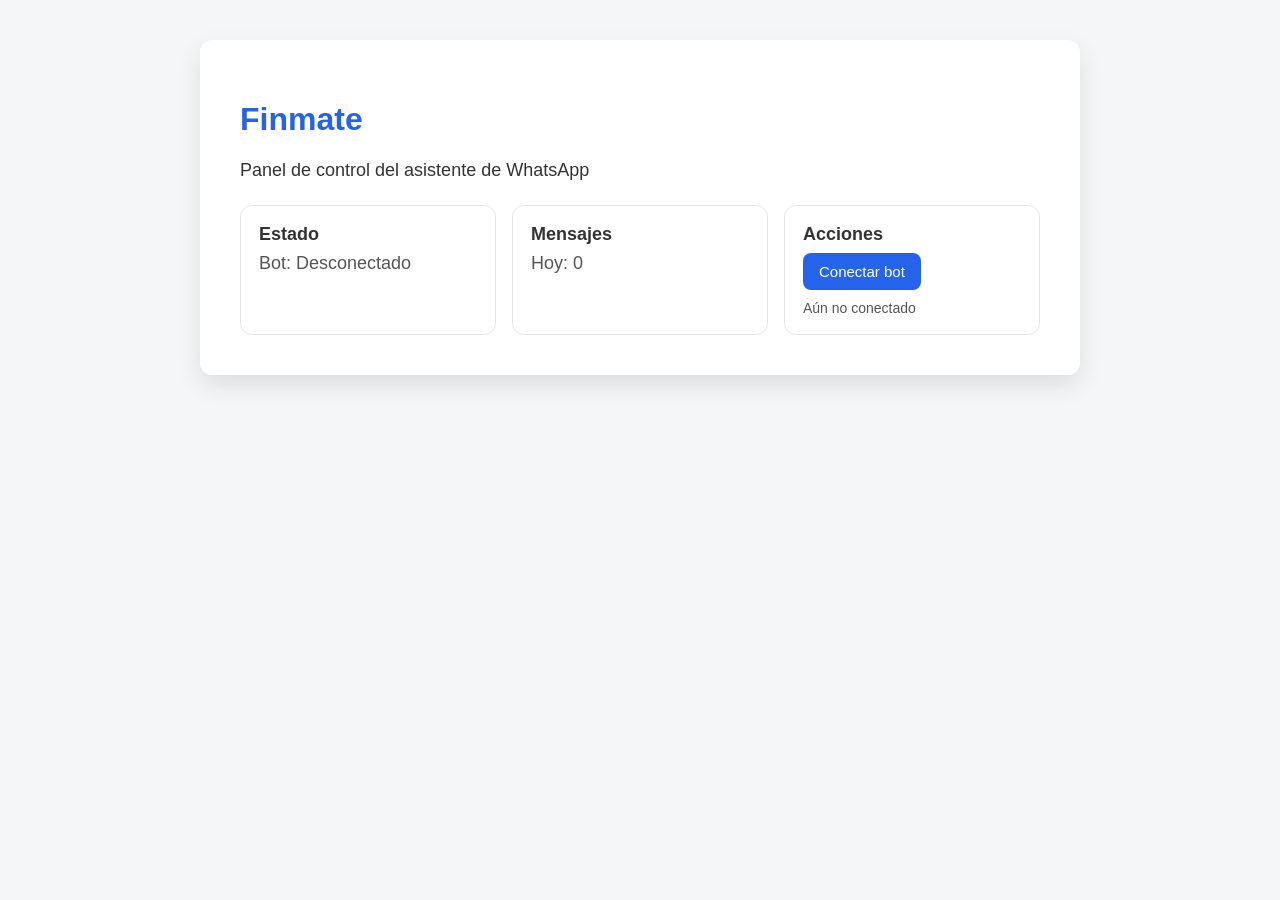
<file: index.html>
<!DOCTYPE html>
<html lang="es">
<head>
  <meta charset="UTF-8">
  <title>Finmate</title>
  <link rel="stylesheet" href="style.css">
</head>
<body>
    <div class="container">
    <h1>Finmate</h1>
    <p>Panel de control del asistente de WhatsApp</p>
    <div class="cards">
  <div class="card">
    <h2>Estado</h2>
    <p id="bot-status">Bot: Desconectado</p>
  </div>

  <div class="card">
    <h2>Mensajes</h2>
    <p id="msg-today">Hoy: 0</p>
  </div>

  <div class="card">
    <h2>Acciones</h2>
    <button id="connect-btn">Conectar bot</button>
    <p id="connect-hint">Aún no conectado</p>
  </div>
</div>

    </div>
    <script src="app.js"></script>
</body>
</html>
</file>
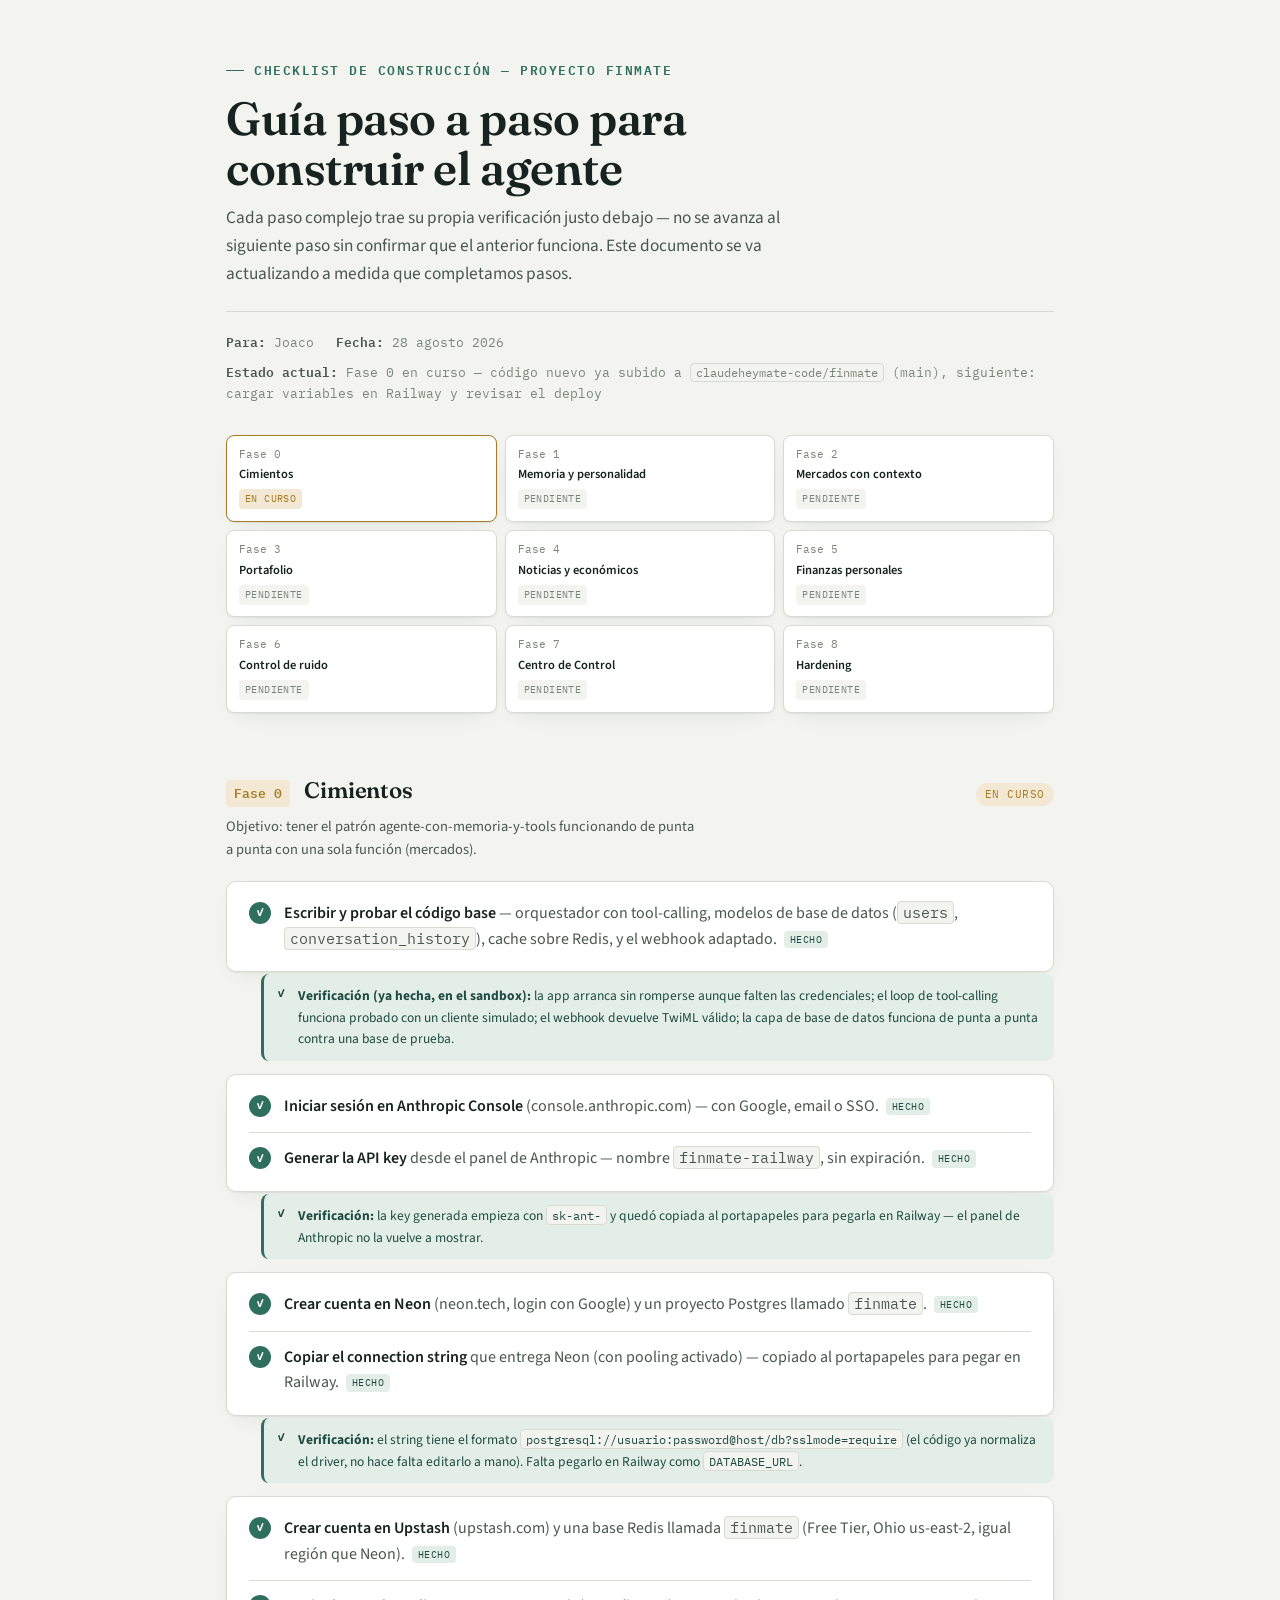
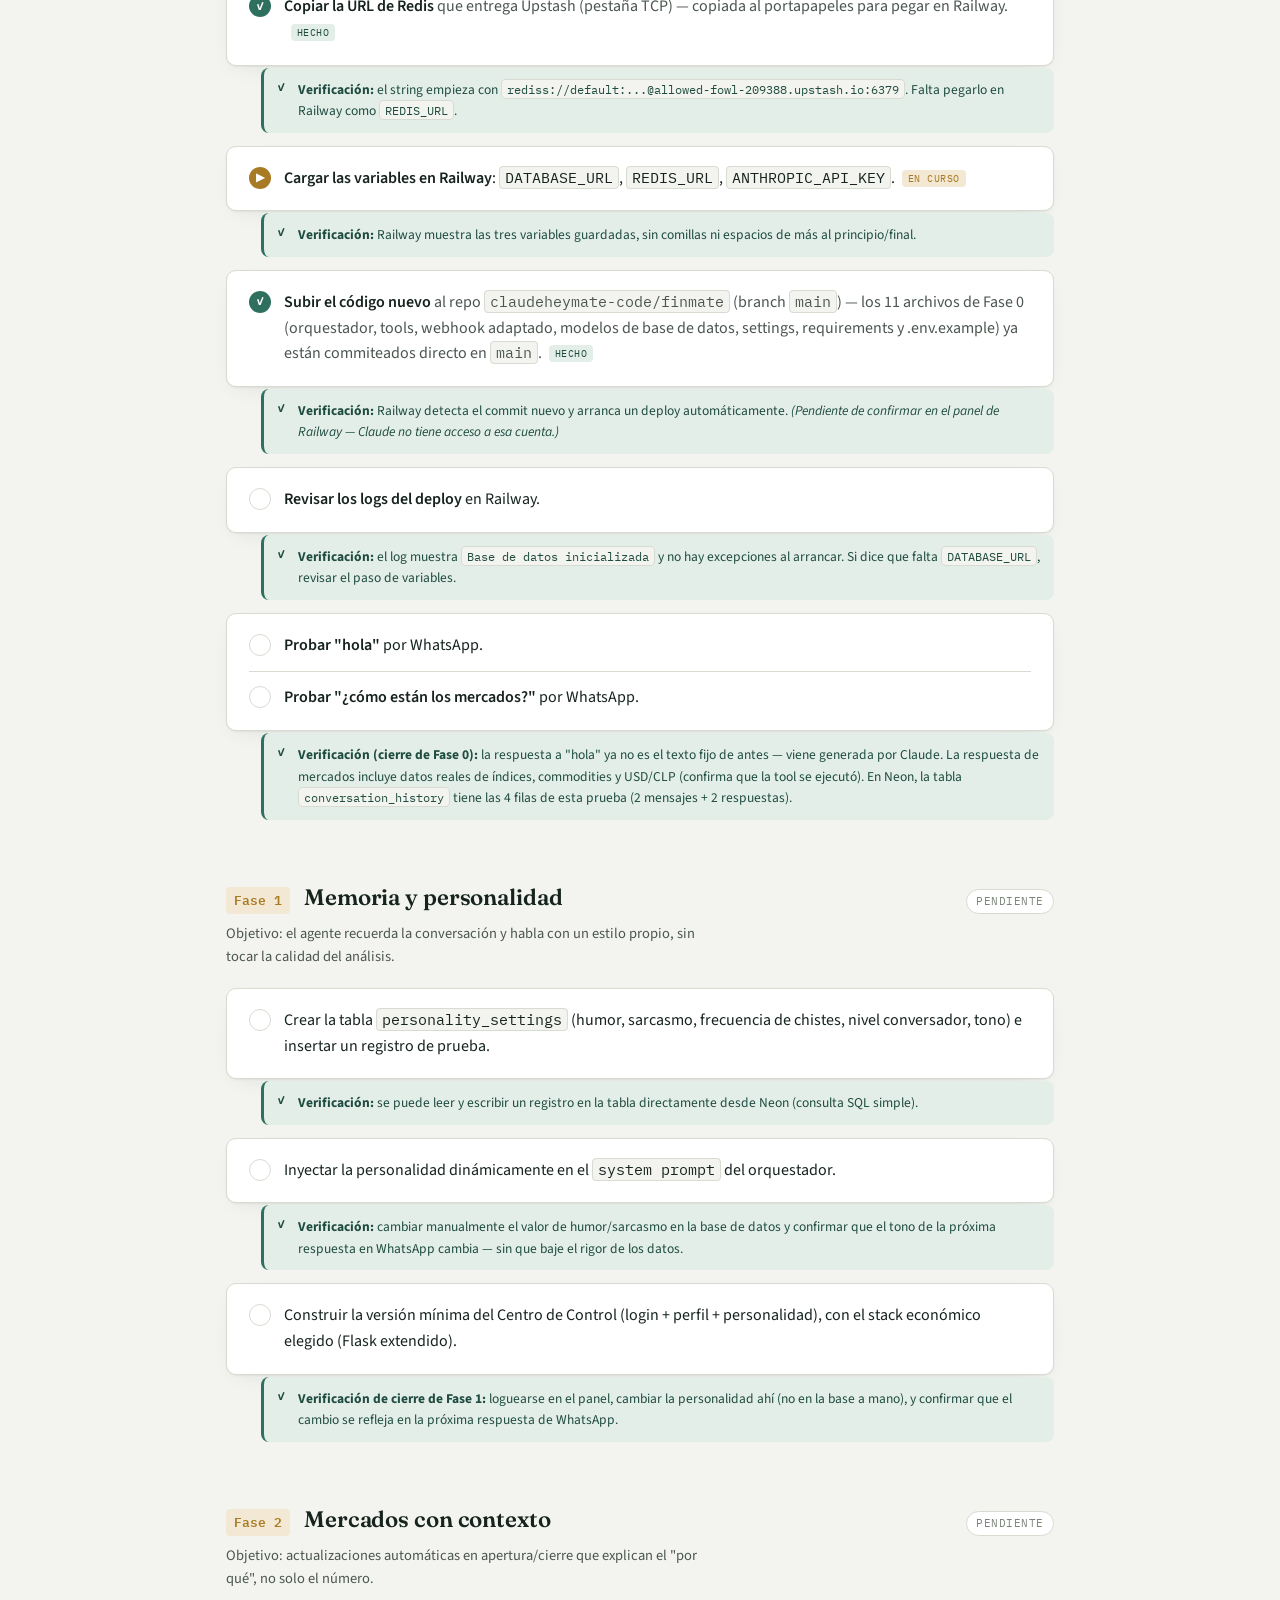
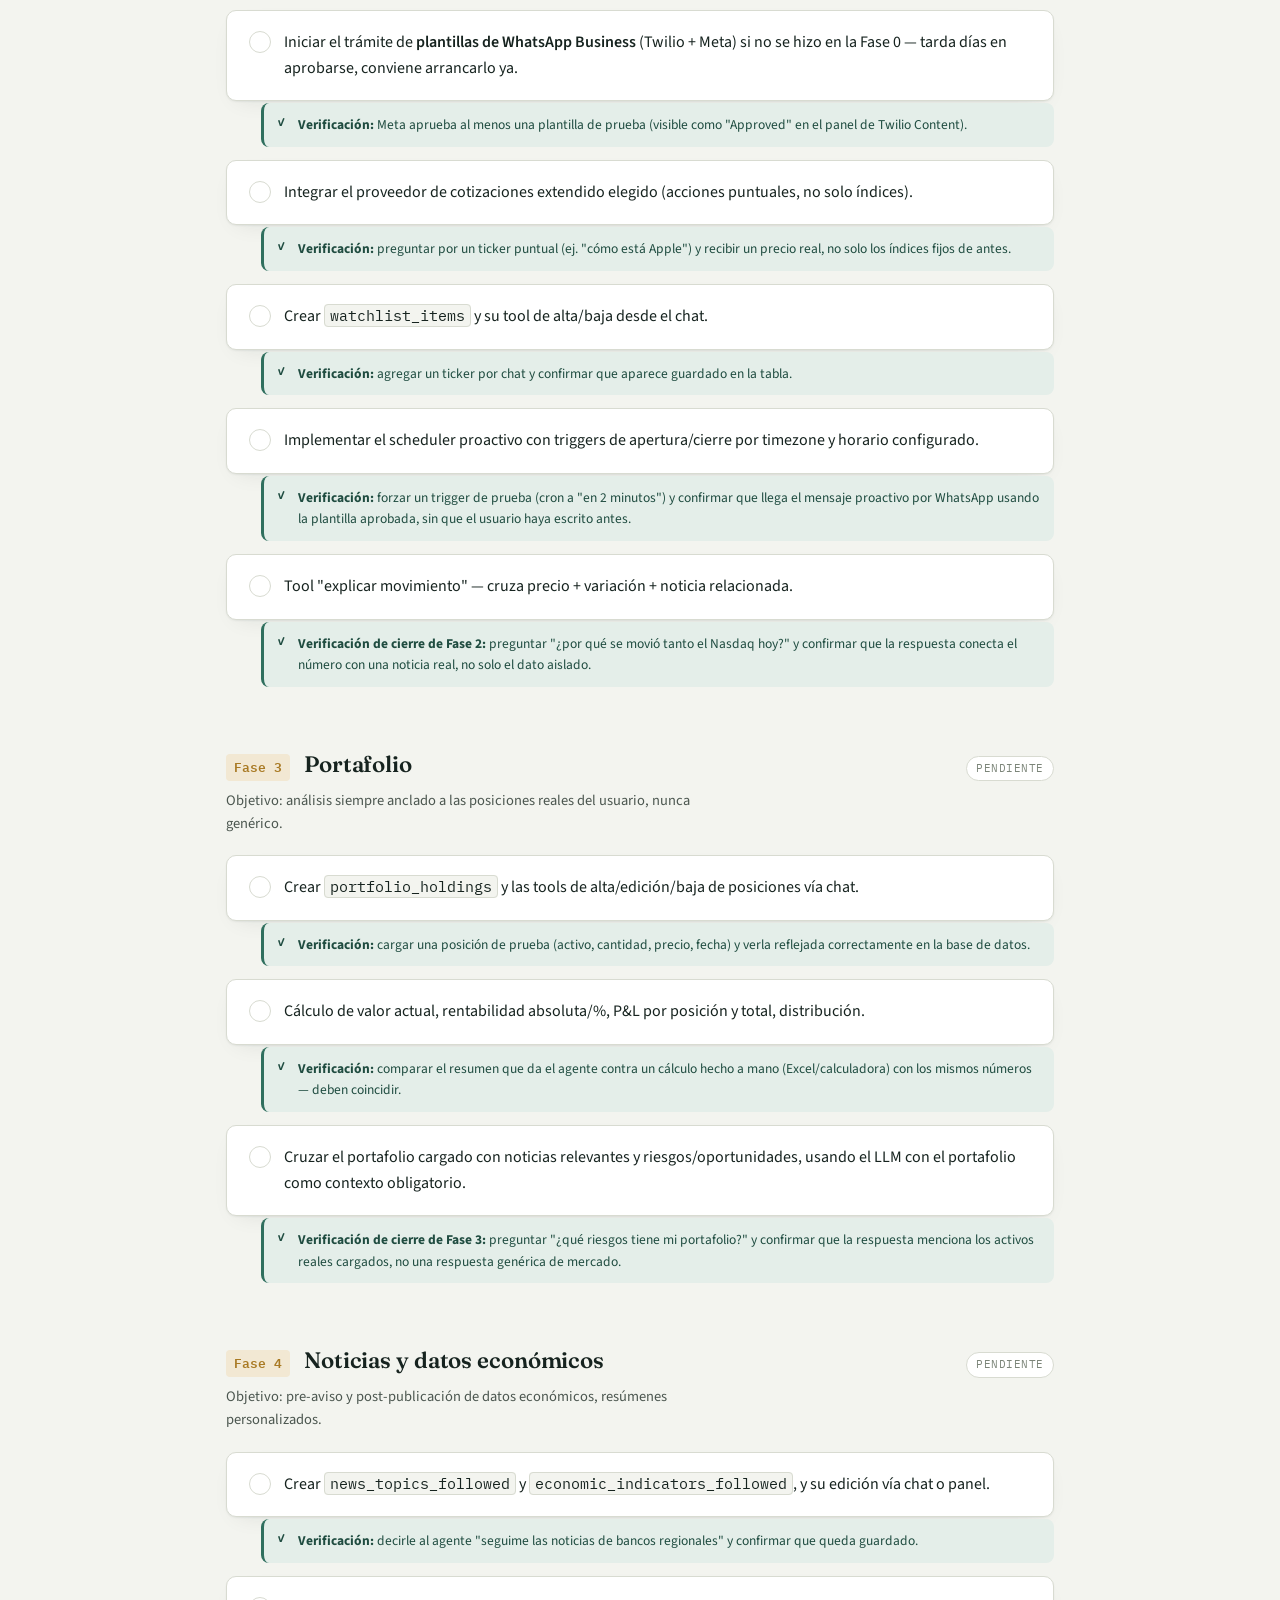
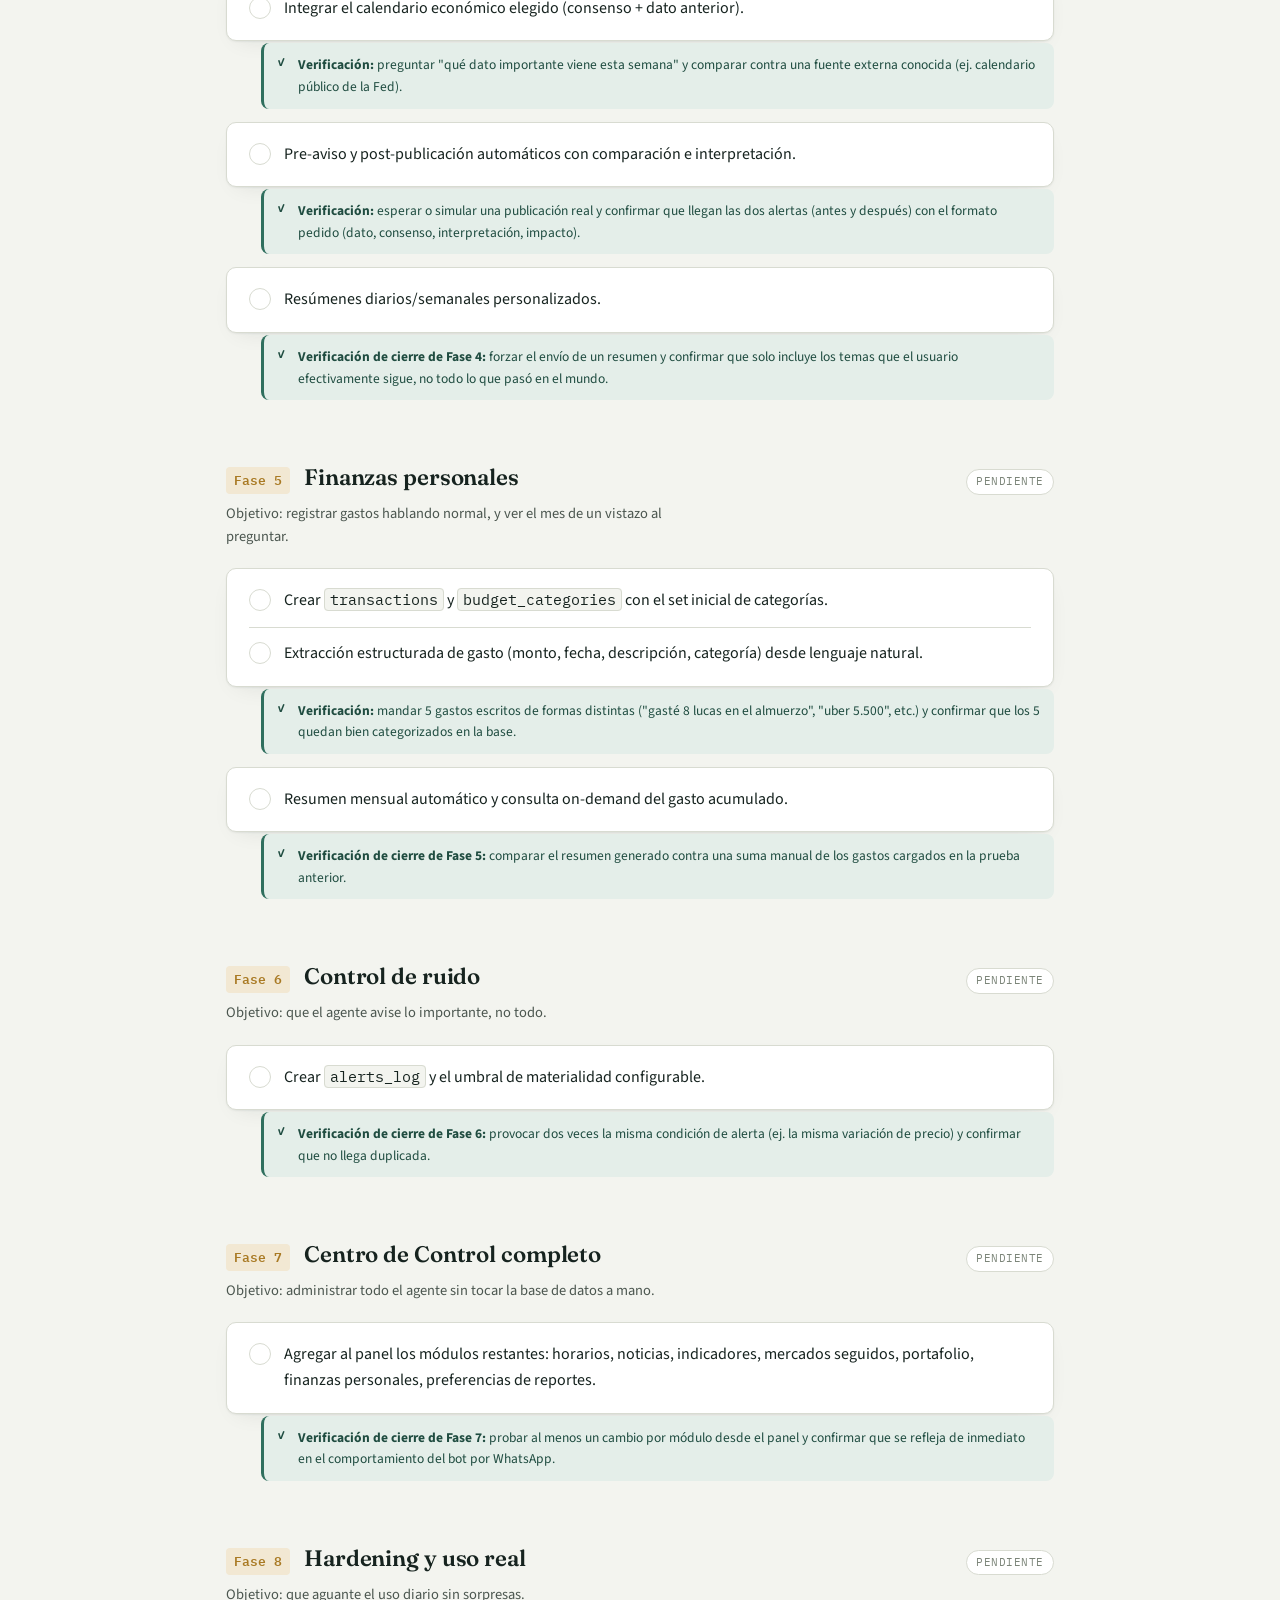
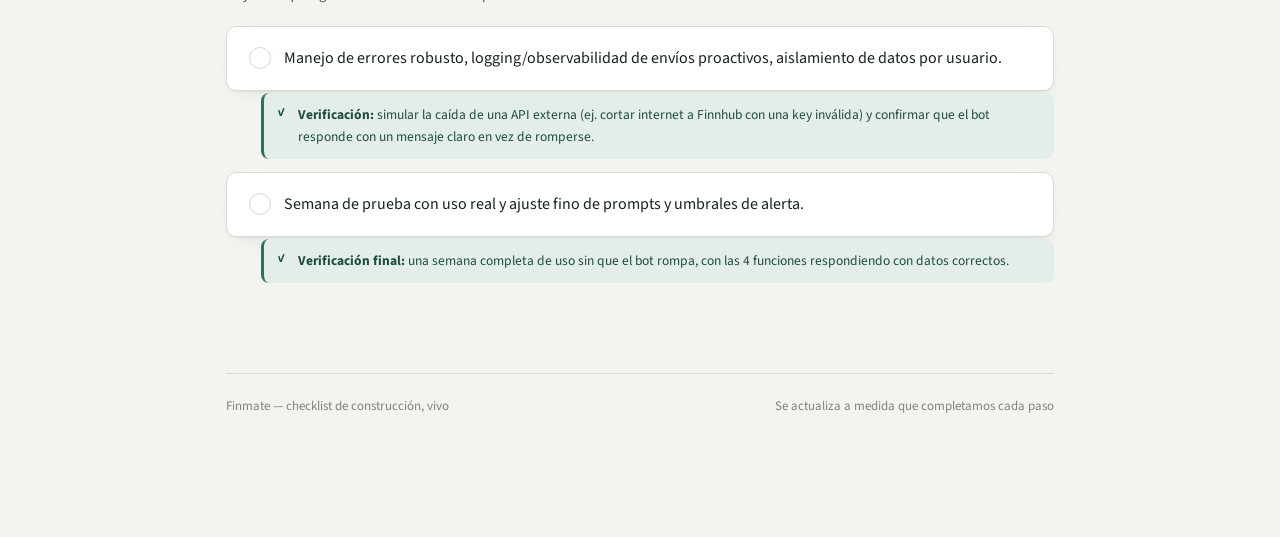
<file: Finmate/docs/originales_html/Checklist_Construccion_28ago2026.html>
<!doctype html><html><head><meta charset=utf8><meta name=viewport content="width=device-width,initial-scale=1"><style>:root{color-scheme:light}body{margin:0;padding:0;font:14px -apple-system,BlinkMacSystemFont,sans-serif;background:#faf9f5;color:#141413}img{max-width:100%}[hidden]:not([hidden=until-found]){display:none!important}</style></head><body>
<title>Checklist Finmate</title>
<style>
  @import url('https://fonts.googleapis.com/css2?family=Fraunces:opsz,wght@9..144,400;9..144,500;9..144,600;9..144,700&family=Source+Sans+3:wght@400;500;600;700&family=IBM+Plex+Mono:wght@400;500;600&display=swap');

  :root {
    --paper: #f3f4ef; --paper-raised: #ffffff; --ink: #16231f; --ink-soft: #4b564f; --ink-faint: #7c8579;
    --line: #d8dbd1; --accent: #2f6f5e; --accent-ink: #1f4c40; --accent-soft: #e4eee9;
    --gold: #a97a24; --gold-soft: #f2e8d3; --up: #2f8f5b; --down: #b8453b;
    --shadow: 0 1px 2px rgba(22,35,31,0.06), 0 8px 24px -12px rgba(22,35,31,0.12);
  }
  @media (prefers-color-scheme: dark) {
    :root:not([data-theme="light"]) {
      --paper: #111613; --paper-raised: #1a211d; --ink: #e9eae3; --ink-soft: #aab3ac; --ink-faint: #7c8579;
      --line: #2b332e; --accent: #56b193; --accent-ink: #8fd2ba; --accent-soft: #1c2925;
      --gold: #d9ab52; --gold-soft: #2a2417; --up: #57bd85; --down: #e0796e;
      --shadow: 0 1px 2px rgba(0,0,0,0.3), 0 8px 24px -12px rgba(0,0,0,0.5);
    }
  }
  :root[data-theme="dark"] {
    --paper: #111613; --paper-raised: #1a211d; --ink: #e9eae3; --ink-soft: #aab3ac; --ink-faint: #7c8579;
    --line: #2b332e; --accent: #56b193; --accent-ink: #8fd2ba; --accent-soft: #1c2925;
    --gold: #d9ab52; --gold-soft: #2a2417; --up: #57bd85; --down: #e0796e;
    --shadow: 0 1px 2px rgba(0,0,0,0.3), 0 8px 24px -12px rgba(0,0,0,0.5);
  }

  * { box-sizing: border-box; }
  body { margin: 0; background: var(--paper); color: var(--ink); font-family: 'Source Sans 3', system-ui, sans-serif; font-size: 16px; line-height: 1.6; -webkit-font-smoothing: antialiased; }
  ::selection { background: var(--accent-soft); color: var(--accent-ink); }
  .page { max-width: 880px; margin: 0 auto; padding: 60px 26px 120px; }

  .eyebrow { font-family: 'IBM Plex Mono', monospace; font-size: 12.5px; letter-spacing: 0.12em; text-transform: uppercase; color: var(--accent); font-weight: 600; display: flex; align-items: center; gap: 10px; }
  .eyebrow::before { content: ""; width: 18px; height: 1px; background: var(--accent); }
  h1 { font-family: 'Fraunces', serif; font-weight: 600; font-size: clamp(2rem, 4.4vw, 2.9rem); line-height: 1.08; letter-spacing: -0.01em; margin: 14px 0 10px; text-wrap: balance; }
  .subtitle { font-size: 1.08rem; color: var(--ink-soft); max-width: 62ch; margin: 0 0 24px; }
  .meta-row { display: flex; flex-wrap: wrap; gap: 10px 22px; font-family: 'IBM Plex Mono', monospace; font-size: 12.5px; color: var(--ink-faint); padding-top: 20px; border-top: 1px solid var(--line); }
  .meta-row span b { color: var(--ink-soft); font-weight: 600; }

  /* progreso general */
  .overview { margin-top: 32px; display: grid; grid-template-columns: repeat(3, 1fr); gap: 8px; }
  @media (max-width: 620px) { .overview { grid-template-columns: repeat(2, 1fr); } }
  .phase-chip { background: var(--paper-raised); border: 1px solid var(--line); border-radius: 8px; padding: 10px 12px; box-shadow: var(--shadow); }
  .phase-chip .pn { font-family: 'IBM Plex Mono', monospace; font-size: 10.5px; color: var(--ink-faint); }
  .phase-chip .pt { font-size: 12.5px; font-weight: 600; margin-top: 2px; }
  .phase-chip .ps { font-family: 'IBM Plex Mono', monospace; font-size: 10px; text-transform: uppercase; letter-spacing: 0.04em; margin-top: 5px; display: inline-block; padding: 2px 6px; border-radius: 4px; }
  .phase-chip.current { border-color: var(--gold); }
  .phase-chip.current .ps { background: var(--gold-soft); color: var(--gold); }
  .phase-chip.pending .ps { background: var(--paper); color: var(--ink-faint); }
  .phase-chip.done .ps { background: var(--accent-soft); color: var(--accent-ink); }

  section { margin-top: 60px; scroll-margin-top: 24px; }
  .phase-head { display: flex; align-items: baseline; justify-content: space-between; gap: 14px; margin-bottom: 6px; flex-wrap: wrap; }
  .phase-head-left { display: flex; align-items: baseline; gap: 14px; }
  .section-num { font-family: 'IBM Plex Mono', monospace; font-size: 13px; color: var(--gold); background: var(--gold-soft); border-radius: 4px; padding: 3px 8px; font-weight: 600; flex-shrink: 0; }
  h2 { font-family: 'Fraunces', serif; font-weight: 600; font-size: 1.4rem; margin: 0; letter-spacing: -0.005em; }
  .phase-status { font-family: 'IBM Plex Mono', monospace; font-size: 11px; text-transform: uppercase; letter-spacing: 0.05em; padding: 3px 9px; border-radius: 100px; }
  .phase-status.current { background: var(--gold-soft); color: var(--gold); }
  .phase-status.pending { background: var(--paper-raised); color: var(--ink-faint); border: 1px solid var(--line); }
  .phase-goal { color: var(--ink-soft); max-width: 68ch; margin: 6px 0 20px; font-size: 14.5px; }

  .steps-card { background: var(--paper-raised); border: 1px solid var(--line); border-radius: 10px; box-shadow: var(--shadow); padding: 6px 22px; }

  .step-item { display: flex; gap: 13px; padding: 13px 0; border-bottom: 1px solid var(--line); }
  .step-item:last-child { border-bottom: none; }
  .step-icon { width: 22px; height: 22px; border-radius: 50%; flex-shrink: 0; display: flex; align-items: center; justify-content: center; font-family: 'IBM Plex Mono', monospace; font-size: 11px; font-weight: 700; margin-top: 1px; }
  .step-item.done .step-icon { background: var(--accent); color: #fff; }
  .step-item.current .step-icon { background: var(--gold); color: #fff; }
  .step-item.pending .step-icon { border: 1.5px solid var(--line); color: transparent; }
  .step-text b { font-weight: 600; }
  .step-item.done .step-text { color: var(--ink-soft); }
  .step-item.done .step-text b { color: var(--ink); }
  .step-tag { display: inline-block; font-family: 'IBM Plex Mono', monospace; font-size: 9.5px; text-transform: uppercase; letter-spacing: 0.05em; padding: 1px 6px; border-radius: 4px; margin-left: 7px; vertical-align: 1px; }
  .step-item.done .step-tag { background: var(--accent-soft); color: var(--accent-ink); }
  .step-item.current .step-tag { background: var(--gold-soft); color: var(--gold); }

  .verify { display: flex; gap: 13px; margin: 2px 0 13px 35px; padding: 11px 14px; background: var(--accent-soft); border-radius: 8px; border-left: 3px solid var(--accent); }
  .verify .v-icon { font-family: 'IBM Plex Mono', monospace; font-size: 11px; font-weight: 700; color: var(--accent-ink); flex-shrink: 0; }
  .verify .v-text { font-size: 13.5px; color: var(--accent-ink); }
  .verify .v-text b { font-weight: 700; }
  @media (max-width: 560px) { .verify { margin-left: 0; } }

  code, .mono { font-family: 'IBM Plex Mono', monospace; font-size: 0.92em; background: var(--paper); border: 1px solid var(--line); border-radius: 4px; padding: 1px 5px; }

  footer { margin-top: 90px; padding-top: 22px; border-top: 1px solid var(--line); font-size: 13px; color: var(--ink-faint); display: flex; justify-content: space-between; flex-wrap: wrap; gap: 10px; }
</style>

<div class="page">

  <div class="eyebrow">Checklist de construcción — proyecto Finmate</div>
  <h1>Guía paso a paso para construir el agente</h1>
  <p class="subtitle">Cada paso complejo trae su propia verificación justo debajo — no se avanza al siguiente paso sin confirmar que el anterior funciona. Este documento se va actualizando a medida que completamos pasos.</p>
  <div class="meta-row">
    <span><b>Para:</b> Joaco</span>
    <span><b>Fecha:</b> 28 agosto 2026</span>
    <span><b>Estado actual:</b> Fase 0 en curso — código nuevo ya subido a <code>claudeheymate-code/finmate</code> (main), siguiente: cargar variables en Railway y revisar el deploy</span>
  </div>

  <div class="overview">
    <div class="phase-chip current"><div class="pn">Fase 0</div><div class="pt">Cimientos</div><div class="ps">En curso</div></div>
    <div class="phase-chip pending"><div class="pn">Fase 1</div><div class="pt">Memoria y personalidad</div><div class="ps">Pendiente</div></div>
    <div class="phase-chip pending"><div class="pn">Fase 2</div><div class="pt">Mercados con contexto</div><div class="ps">Pendiente</div></div>
    <div class="phase-chip pending"><div class="pn">Fase 3</div><div class="pt">Portafolio</div><div class="ps">Pendiente</div></div>
    <div class="phase-chip pending"><div class="pn">Fase 4</div><div class="pt">Noticias y económicos</div><div class="ps">Pendiente</div></div>
    <div class="phase-chip pending"><div class="pn">Fase 5</div><div class="pt">Finanzas personales</div><div class="ps">Pendiente</div></div>
    <div class="phase-chip pending"><div class="pn">Fase 6</div><div class="pt">Control de ruido</div><div class="ps">Pendiente</div></div>
    <div class="phase-chip pending"><div class="pn">Fase 7</div><div class="pt">Centro de Control</div><div class="ps">Pendiente</div></div>
    <div class="phase-chip pending"><div class="pn">Fase 8</div><div class="pt">Hardening</div><div class="ps">Pendiente</div></div>
  </div>

  <!-- FASE 0 -->
  <section id="f0">
    <div class="phase-head">
      <div class="phase-head-left"><span class="section-num">Fase 0</span><h2>Cimientos</h2></div>
      <span class="phase-status current">En curso</span>
    </div>
    <p class="phase-goal">Objetivo: tener el patrón agente-con-memoria-y-tools funcionando de punta a punta con una sola función (mercados).</p>

    <div class="steps-card">
      <div class="step-item done">
        <div class="step-icon">✓</div>
        <div class="step-text"><b>Escribir y probar el código base</b> — orquestador con tool-calling, modelos de base de datos (<code>users</code>, <code>conversation_history</code>), cache sobre Redis, y el webhook adaptado.<span class="step-tag">hecho</span></div>
      </div>
    </div>
    <div class="verify">
      <div class="v-icon">✓</div>
      <div class="v-text"><b>Verificación (ya hecha, en el sandbox):</b> la app arranca sin romperse aunque falten las credenciales; el loop de tool-calling funciona probado con un cliente simulado; el webhook devuelve TwiML válido; la capa de base de datos funciona de punta a punta contra una base de prueba.</div>
    </div>

    <div class="steps-card">
      <div class="step-item done">
        <div class="step-icon">✓</div>
        <div class="step-text"><b>Iniciar sesión en Anthropic Console</b> (console.anthropic.com) — con Google, email o SSO.<span class="step-tag">hecho</span></div>
      </div>
      <div class="step-item done">
        <div class="step-icon">✓</div>
        <div class="step-text"><b>Generar la API key</b> desde el panel de Anthropic — nombre <code>finmate-railway</code>, sin expiración.<span class="step-tag">hecho</span></div>
      </div>
    </div>
    <div class="verify">
      <div class="v-icon">✓</div>
      <div class="v-text"><b>Verificación:</b> la key generada empieza con <code>sk-ant-</code> y quedó copiada al portapapeles para pegarla en Railway — el panel de Anthropic no la vuelve a mostrar.</div>
    </div>

    <div class="steps-card">
      <div class="step-item done"><div class="step-icon">✓</div><div class="step-text"><b>Crear cuenta en Neon</b> (neon.tech, login con Google) y un proyecto Postgres llamado <code>finmate</code>.<span class="step-tag">hecho</span></div></div>
      <div class="step-item done"><div class="step-icon">✓</div><div class="step-text"><b>Copiar el connection string</b> que entrega Neon (con pooling activado) — copiado al portapapeles para pegar en Railway.<span class="step-tag">hecho</span></div></div>
    </div>
    <div class="verify">
      <div class="v-icon">✓</div>
      <div class="v-text"><b>Verificación:</b> el string tiene el formato <code>postgresql://usuario:password@host/db?sslmode=require</code> (el código ya normaliza el driver, no hace falta editarlo a mano). Falta pegarlo en Railway como <code>DATABASE_URL</code>.</div>
    </div>

    <div class="steps-card">
      <div class="step-item done"><div class="step-icon">✓</div><div class="step-text"><b>Crear cuenta en Upstash</b> (upstash.com) y una base Redis llamada <code>finmate</code> (Free Tier, Ohio us-east-2, igual región que Neon).<span class="step-tag">hecho</span></div></div>
      <div class="step-item done"><div class="step-icon">✓</div><div class="step-text"><b>Copiar la URL de Redis</b> que entrega Upstash (pestaña TCP) — copiada al portapapeles para pegar en Railway.<span class="step-tag">hecho</span></div></div>
    </div>
    <div class="verify">
      <div class="v-icon">✓</div>
      <div class="v-text"><b>Verificación:</b> el string empieza con <code>rediss://default:...@allowed-fowl-209388.upstash.io:6379</code>. Falta pegarlo en Railway como <code>REDIS_URL</code>.</div>
    </div>

    <div class="steps-card">
      <div class="step-item current"><div class="step-icon">▶</div><div class="step-text"><b>Cargar las variables en Railway</b>: <code>DATABASE_URL</code>, <code>REDIS_URL</code>, <code>ANTHROPIC_API_KEY</code>.<span class="step-tag">en curso</span></div></div>
    </div>
    <div class="verify">
      <div class="v-icon">✓</div>
      <div class="v-text"><b>Verificación:</b> Railway muestra las tres variables guardadas, sin comillas ni espacios de más al principio/final.</div>
    </div>

    <div class="steps-card">
      <div class="step-item done"><div class="step-icon">✓</div><div class="step-text"><b>Subir el código nuevo</b> al repo <code>claudeheymate-code/finmate</code> (branch <code>main</code>) — los 11 archivos de Fase 0 (orquestador, tools, webhook adaptado, modelos de base de datos, settings, requirements y .env.example) ya están commiteados directo en <code>main</code>.<span class="step-tag">hecho</span></div></div>
    </div>
    <div class="verify">
      <div class="v-icon">✓</div>
      <div class="v-text"><b>Verificación:</b> Railway detecta el commit nuevo y arranca un deploy automáticamente. <i>(Pendiente de confirmar en el panel de Railway — Claude no tiene acceso a esa cuenta.)</i></div>
    </div>

    <div class="steps-card">
      <div class="step-item pending"><div class="step-icon"></div><div class="step-text"><b>Revisar los logs del deploy</b> en Railway.</div></div>
    </div>
    <div class="verify">
      <div class="v-icon">✓</div>
      <div class="v-text"><b>Verificación:</b> el log muestra <code>Base de datos inicializada</code> y no hay excepciones al arrancar. Si dice que falta <code>DATABASE_URL</code>, revisar el paso de variables.</div>
    </div>

    <div class="steps-card">
      <div class="step-item pending"><div class="step-icon"></div><div class="step-text"><b>Probar "hola"</b> por WhatsApp.</div></div>
      <div class="step-item pending"><div class="step-icon"></div><div class="step-text"><b>Probar "¿cómo están los mercados?"</b> por WhatsApp.</div></div>
    </div>
    <div class="verify">
      <div class="v-icon">✓</div>
      <div class="v-text"><b>Verificación (cierre de Fase 0):</b> la respuesta a "hola" ya no es el texto fijo de antes — viene generada por Claude. La respuesta de mercados incluye datos reales de índices, commodities y USD/CLP (confirma que la tool se ejecutó). En Neon, la tabla <code>conversation_history</code> tiene las 4 filas de esta prueba (2 mensajes + 2 respuestas).</div>
    </div>
  </section>

  <!-- FASE 1 -->
  <section id="f1">
    <div class="phase-head"><div class="phase-head-left"><span class="section-num">Fase 1</span><h2>Memoria y personalidad</h2></div><span class="phase-status pending">Pendiente</span></div>
    <p class="phase-goal">Objetivo: el agente recuerda la conversación y habla con un estilo propio, sin tocar la calidad del análisis.</p>
    <div class="steps-card">
      <div class="step-item pending"><div class="step-icon"></div><div class="step-text">Crear la tabla <code>personality_settings</code> (humor, sarcasmo, frecuencia de chistes, nivel conversador, tono) e insertar un registro de prueba.</div></div>
    </div>
    <div class="verify"><div class="v-icon">✓</div><div class="v-text"><b>Verificación:</b> se puede leer y escribir un registro en la tabla directamente desde Neon (consulta SQL simple).</div></div>
    <div class="steps-card">
      <div class="step-item pending"><div class="step-icon"></div><div class="step-text">Inyectar la personalidad dinámicamente en el <code>system prompt</code> del orquestador.</div></div>
    </div>
    <div class="verify"><div class="v-icon">✓</div><div class="v-text"><b>Verificación:</b> cambiar manualmente el valor de humor/sarcasmo en la base de datos y confirmar que el tono de la próxima respuesta en WhatsApp cambia — sin que baje el rigor de los datos.</div></div>
    <div class="steps-card">
      <div class="step-item pending"><div class="step-icon"></div><div class="step-text">Construir la versión mínima del Centro de Control (login + perfil + personalidad), con el stack económico elegido (Flask extendido).</div></div>
    </div>
    <div class="verify"><div class="v-icon">✓</div><div class="v-text"><b>Verificación de cierre de Fase 1:</b> loguearse en el panel, cambiar la personalidad ahí (no en la base a mano), y confirmar que el cambio se refleja en la próxima respuesta de WhatsApp.</div></div>
  </section>

  <!-- FASE 2 -->
  <section id="f2">
    <div class="phase-head"><div class="phase-head-left"><span class="section-num">Fase 2</span><h2>Mercados con contexto</h2></div><span class="phase-status pending">Pendiente</span></div>
    <p class="phase-goal">Objetivo: actualizaciones automáticas en apertura/cierre que explican el "por qué", no solo el número.</p>
    <div class="steps-card">
      <div class="step-item pending"><div class="step-icon"></div><div class="step-text">Iniciar el trámite de <b>plantillas de WhatsApp Business</b> (Twilio + Meta) si no se hizo en la Fase 0 — tarda días en aprobarse, conviene arrancarlo ya.</div></div>
    </div>
    <div class="verify"><div class="v-icon">✓</div><div class="v-text"><b>Verificación:</b> Meta aprueba al menos una plantilla de prueba (visible como "Approved" en el panel de Twilio Content).</div></div>
    <div class="steps-card">
      <div class="step-item pending"><div class="step-icon"></div><div class="step-text">Integrar el proveedor de cotizaciones extendido elegido (acciones puntuales, no solo índices).</div></div>
    </div>
    <div class="verify"><div class="v-icon">✓</div><div class="v-text"><b>Verificación:</b> preguntar por un ticker puntual (ej. "cómo está Apple") y recibir un precio real, no solo los índices fijos de antes.</div></div>
    <div class="steps-card">
      <div class="step-item pending"><div class="step-icon"></div><div class="step-text">Crear <code>watchlist_items</code> y su tool de alta/baja desde el chat.</div></div>
    </div>
    <div class="verify"><div class="v-icon">✓</div><div class="v-text"><b>Verificación:</b> agregar un ticker por chat y confirmar que aparece guardado en la tabla.</div></div>
    <div class="steps-card">
      <div class="step-item pending"><div class="step-icon"></div><div class="step-text">Implementar el scheduler proactivo con triggers de apertura/cierre por timezone y horario configurado.</div></div>
    </div>
    <div class="verify"><div class="v-icon">✓</div><div class="v-text"><b>Verificación:</b> forzar un trigger de prueba (cron a "en 2 minutos") y confirmar que llega el mensaje proactivo por WhatsApp usando la plantilla aprobada, sin que el usuario haya escrito antes.</div></div>
    <div class="steps-card">
      <div class="step-item pending"><div class="step-icon"></div><div class="step-text">Tool "explicar movimiento" — cruza precio + variación + noticia relacionada.</div></div>
    </div>
    <div class="verify"><div class="v-icon">✓</div><div class="v-text"><b>Verificación de cierre de Fase 2:</b> preguntar "¿por qué se movió tanto el Nasdaq hoy?" y confirmar que la respuesta conecta el número con una noticia real, no solo el dato aislado.</div></div>
  </section>

  <!-- FASE 3 -->
  <section id="f3">
    <div class="phase-head"><div class="phase-head-left"><span class="section-num">Fase 3</span><h2>Portafolio</h2></div><span class="phase-status pending">Pendiente</span></div>
    <p class="phase-goal">Objetivo: análisis siempre anclado a las posiciones reales del usuario, nunca genérico.</p>
    <div class="steps-card">
      <div class="step-item pending"><div class="step-icon"></div><div class="step-text">Crear <code>portfolio_holdings</code> y las tools de alta/edición/baja de posiciones vía chat.</div></div>
    </div>
    <div class="verify"><div class="v-icon">✓</div><div class="v-text"><b>Verificación:</b> cargar una posición de prueba (activo, cantidad, precio, fecha) y verla reflejada correctamente en la base de datos.</div></div>
    <div class="steps-card">
      <div class="step-item pending"><div class="step-icon"></div><div class="step-text">Cálculo de valor actual, rentabilidad absoluta/%, P&L por posición y total, distribución.</div></div>
    </div>
    <div class="verify"><div class="v-icon">✓</div><div class="v-text"><b>Verificación:</b> comparar el resumen que da el agente contra un cálculo hecho a mano (Excel/calculadora) con los mismos números — deben coincidir.</div></div>
    <div class="steps-card">
      <div class="step-item pending"><div class="step-icon"></div><div class="step-text">Cruzar el portafolio cargado con noticias relevantes y riesgos/oportunidades, usando el LLM con el portafolio como contexto obligatorio.</div></div>
    </div>
    <div class="verify"><div class="v-icon">✓</div><div class="v-text"><b>Verificación de cierre de Fase 3:</b> preguntar "¿qué riesgos tiene mi portafolio?" y confirmar que la respuesta menciona los activos reales cargados, no una respuesta genérica de mercado.</div></div>
  </section>

  <!-- FASE 4 -->
  <section id="f4">
    <div class="phase-head"><div class="phase-head-left"><span class="section-num">Fase 4</span><h2>Noticias y datos económicos</h2></div><span class="phase-status pending">Pendiente</span></div>
    <p class="phase-goal">Objetivo: pre-aviso y post-publicación de datos económicos, resúmenes personalizados.</p>
    <div class="steps-card">
      <div class="step-item pending"><div class="step-icon"></div><div class="step-text">Crear <code>news_topics_followed</code> y <code>economic_indicators_followed</code>, y su edición vía chat o panel.</div></div>
    </div>
    <div class="verify"><div class="v-icon">✓</div><div class="v-text"><b>Verificación:</b> decirle al agente "seguime las noticias de bancos regionales" y confirmar que queda guardado.</div></div>
    <div class="steps-card">
      <div class="step-item pending"><div class="step-icon"></div><div class="step-text">Integrar el calendario económico elegido (consenso + dato anterior).</div></div>
    </div>
    <div class="verify"><div class="v-icon">✓</div><div class="v-text"><b>Verificación:</b> preguntar "qué dato importante viene esta semana" y comparar contra una fuente externa conocida (ej. calendario público de la Fed).</div></div>
    <div class="steps-card">
      <div class="step-item pending"><div class="step-icon"></div><div class="step-text">Pre-aviso y post-publicación automáticos con comparación e interpretación.</div></div>
    </div>
    <div class="verify"><div class="v-icon">✓</div><div class="v-text"><b>Verificación:</b> esperar o simular una publicación real y confirmar que llegan las dos alertas (antes y después) con el formato pedido (dato, consenso, interpretación, impacto).</div></div>
    <div class="steps-card">
      <div class="step-item pending"><div class="step-icon"></div><div class="step-text">Resúmenes diarios/semanales personalizados.</div></div>
    </div>
    <div class="verify"><div class="v-icon">✓</div><div class="v-text"><b>Verificación de cierre de Fase 4:</b> forzar el envío de un resumen y confirmar que solo incluye los temas que el usuario efectivamente sigue, no todo lo que pasó en el mundo.</div></div>
  </section>

  <!-- FASE 5 -->
  <section id="f5">
    <div class="phase-head"><div class="phase-head-left"><span class="section-num">Fase 5</span><h2>Finanzas personales</h2></div><span class="phase-status pending">Pendiente</span></div>
    <p class="phase-goal">Objetivo: registrar gastos hablando normal, y ver el mes de un vistazo al preguntar.</p>
    <div class="steps-card">
      <div class="step-item pending"><div class="step-icon"></div><div class="step-text">Crear <code>transactions</code> y <code>budget_categories</code> con el set inicial de categorías.</div></div>
      <div class="step-item pending"><div class="step-icon"></div><div class="step-text">Extracción estructurada de gasto (monto, fecha, descripción, categoría) desde lenguaje natural.</div></div>
    </div>
    <div class="verify"><div class="v-icon">✓</div><div class="v-text"><b>Verificación:</b> mandar 5 gastos escritos de formas distintas ("gasté 8 lucas en el almuerzo", "uber 5.500", etc.) y confirmar que los 5 quedan bien categorizados en la base.</div></div>
    <div class="steps-card">
      <div class="step-item pending"><div class="step-icon"></div><div class="step-text">Resumen mensual automático y consulta on-demand del gasto acumulado.</div></div>
    </div>
    <div class="verify"><div class="v-icon">✓</div><div class="v-text"><b>Verificación de cierre de Fase 5:</b> comparar el resumen generado contra una suma manual de los gastos cargados en la prueba anterior.</div></div>
  </section>

  <!-- FASE 6 -->
  <section id="f6">
    <div class="phase-head"><div class="phase-head-left"><span class="section-num">Fase 6</span><h2>Control de ruido</h2></div><span class="phase-status pending">Pendiente</span></div>
    <p class="phase-goal">Objetivo: que el agente avise lo importante, no todo.</p>
    <div class="steps-card">
      <div class="step-item pending"><div class="step-icon"></div><div class="step-text">Crear <code>alerts_log</code> y el umbral de materialidad configurable.</div></div>
    </div>
    <div class="verify"><div class="v-icon">✓</div><div class="v-text"><b>Verificación de cierre de Fase 6:</b> provocar dos veces la misma condición de alerta (ej. la misma variación de precio) y confirmar que no llega duplicada.</div></div>
  </section>

  <!-- FASE 7 -->
  <section id="f7">
    <div class="phase-head"><div class="phase-head-left"><span class="section-num">Fase 7</span><h2>Centro de Control completo</h2></div><span class="phase-status pending">Pendiente</span></div>
    <p class="phase-goal">Objetivo: administrar todo el agente sin tocar la base de datos a mano.</p>
    <div class="steps-card">
      <div class="step-item pending"><div class="step-icon"></div><div class="step-text">Agregar al panel los módulos restantes: horarios, noticias, indicadores, mercados seguidos, portafolio, finanzas personales, preferencias de reportes.</div></div>
    </div>
    <div class="verify"><div class="v-icon">✓</div><div class="v-text"><b>Verificación de cierre de Fase 7:</b> probar al menos un cambio por módulo desde el panel y confirmar que se refleja de inmediato en el comportamiento del bot por WhatsApp.</div></div>
  </section>

  <!-- FASE 8 -->
  <section id="f8">
    <div class="phase-head"><div class="phase-head-left"><span class="section-num">Fase 8</span><h2>Hardening y uso real</h2></div><span class="phase-status pending">Pendiente</span></div>
    <p class="phase-goal">Objetivo: que aguante el uso diario sin sorpresas.</p>
    <div class="steps-card">
      <div class="step-item pending"><div class="step-icon"></div><div class="step-text">Manejo de errores robusto, logging/observabilidad de envíos proactivos, aislamiento de datos por usuario.</div></div>
    </div>
    <div class="verify"><div class="v-icon">✓</div><div class="v-text"><b>Verificación:</b> simular la caída de una API externa (ej. cortar internet a Finnhub con una key inválida) y confirmar que el bot responde con un mensaje claro en vez de romperse.</div></div>
    <div class="steps-card">
      <div class="step-item pending"><div class="step-icon"></div><div class="step-text">Semana de prueba con uso real y ajuste fino de prompts y umbrales de alerta.</div></div>
    </div>
    <div class="verify"><div class="v-icon">✓</div><div class="v-text"><b>Verificación final:</b> una semana completa de uso sin que el bot rompa, con las 4 funciones respondiendo con datos correctos.</div></div>
  </section>

  <footer>
    <span>Finmate — checklist de construcción, vivo</span>
    <span>Se actualiza a medida que completamos cada paso</span>
  </footer>

</div>

</body></html>
</file>
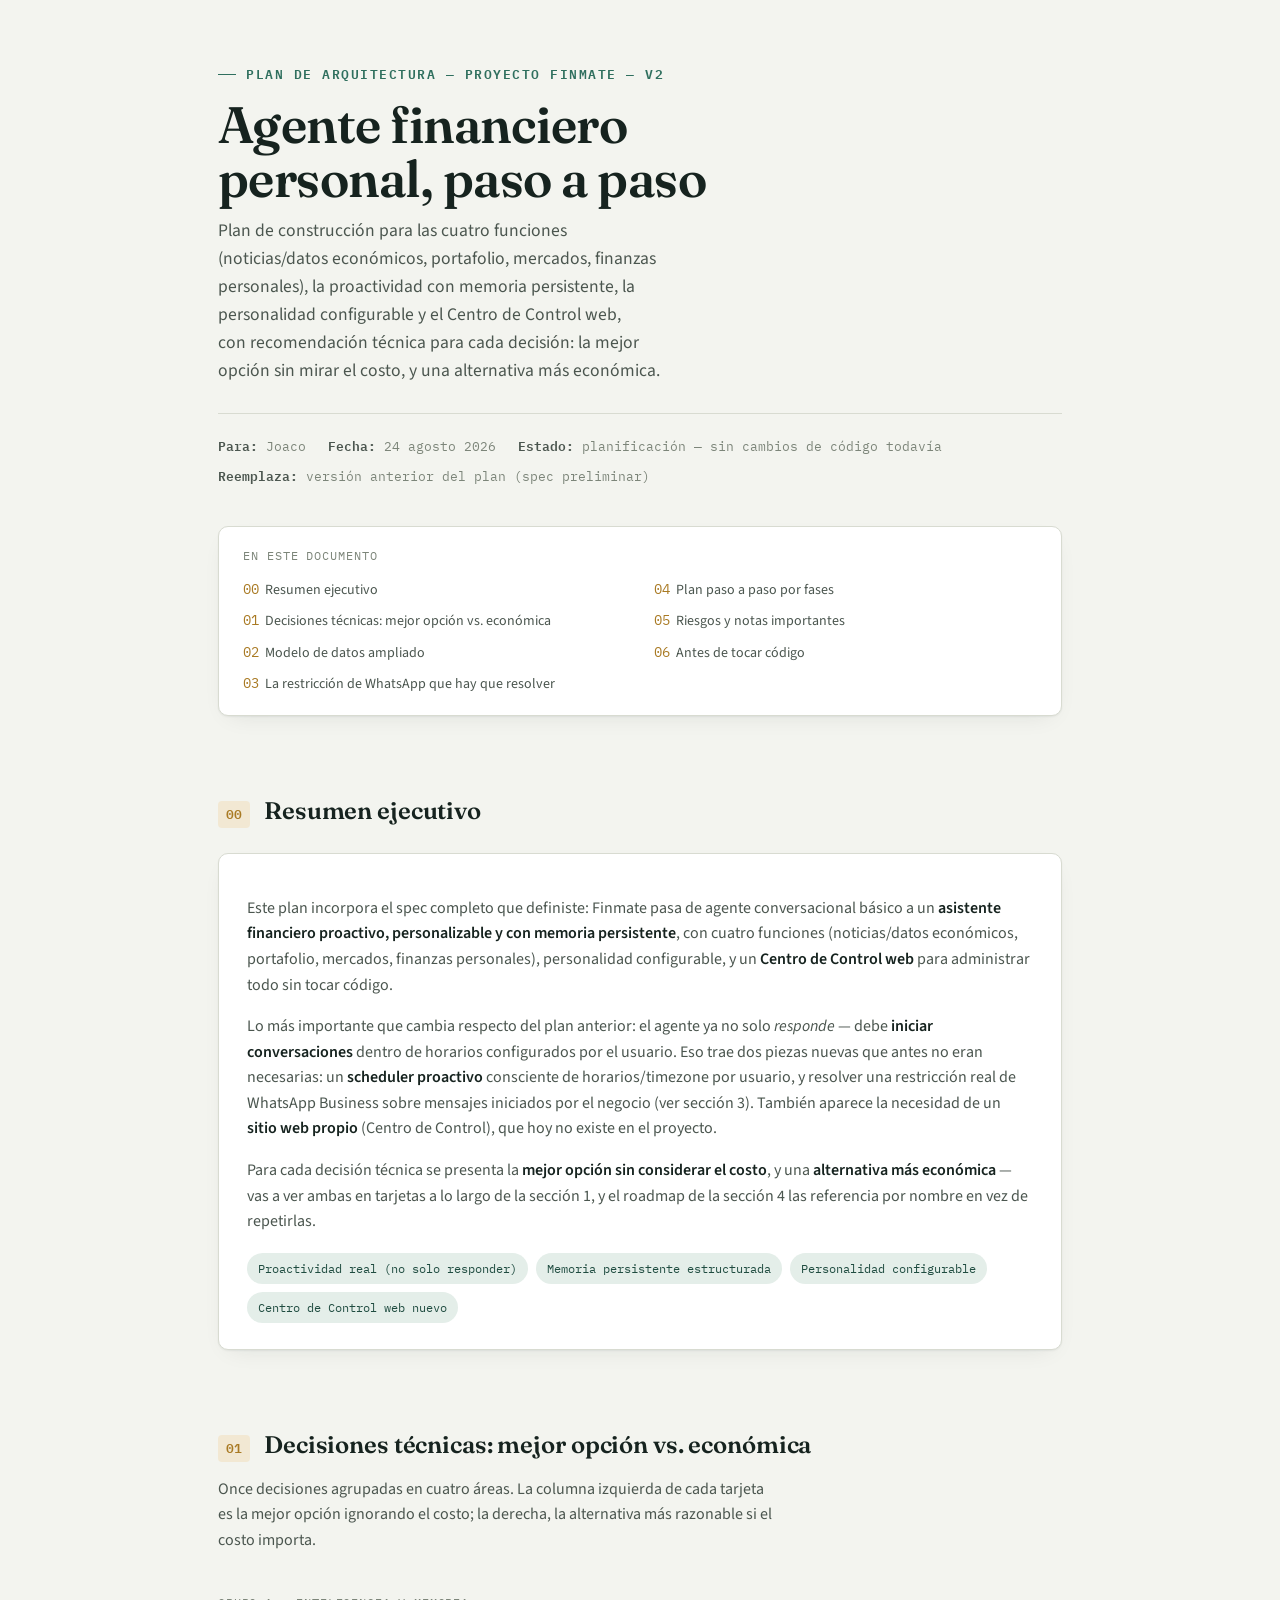
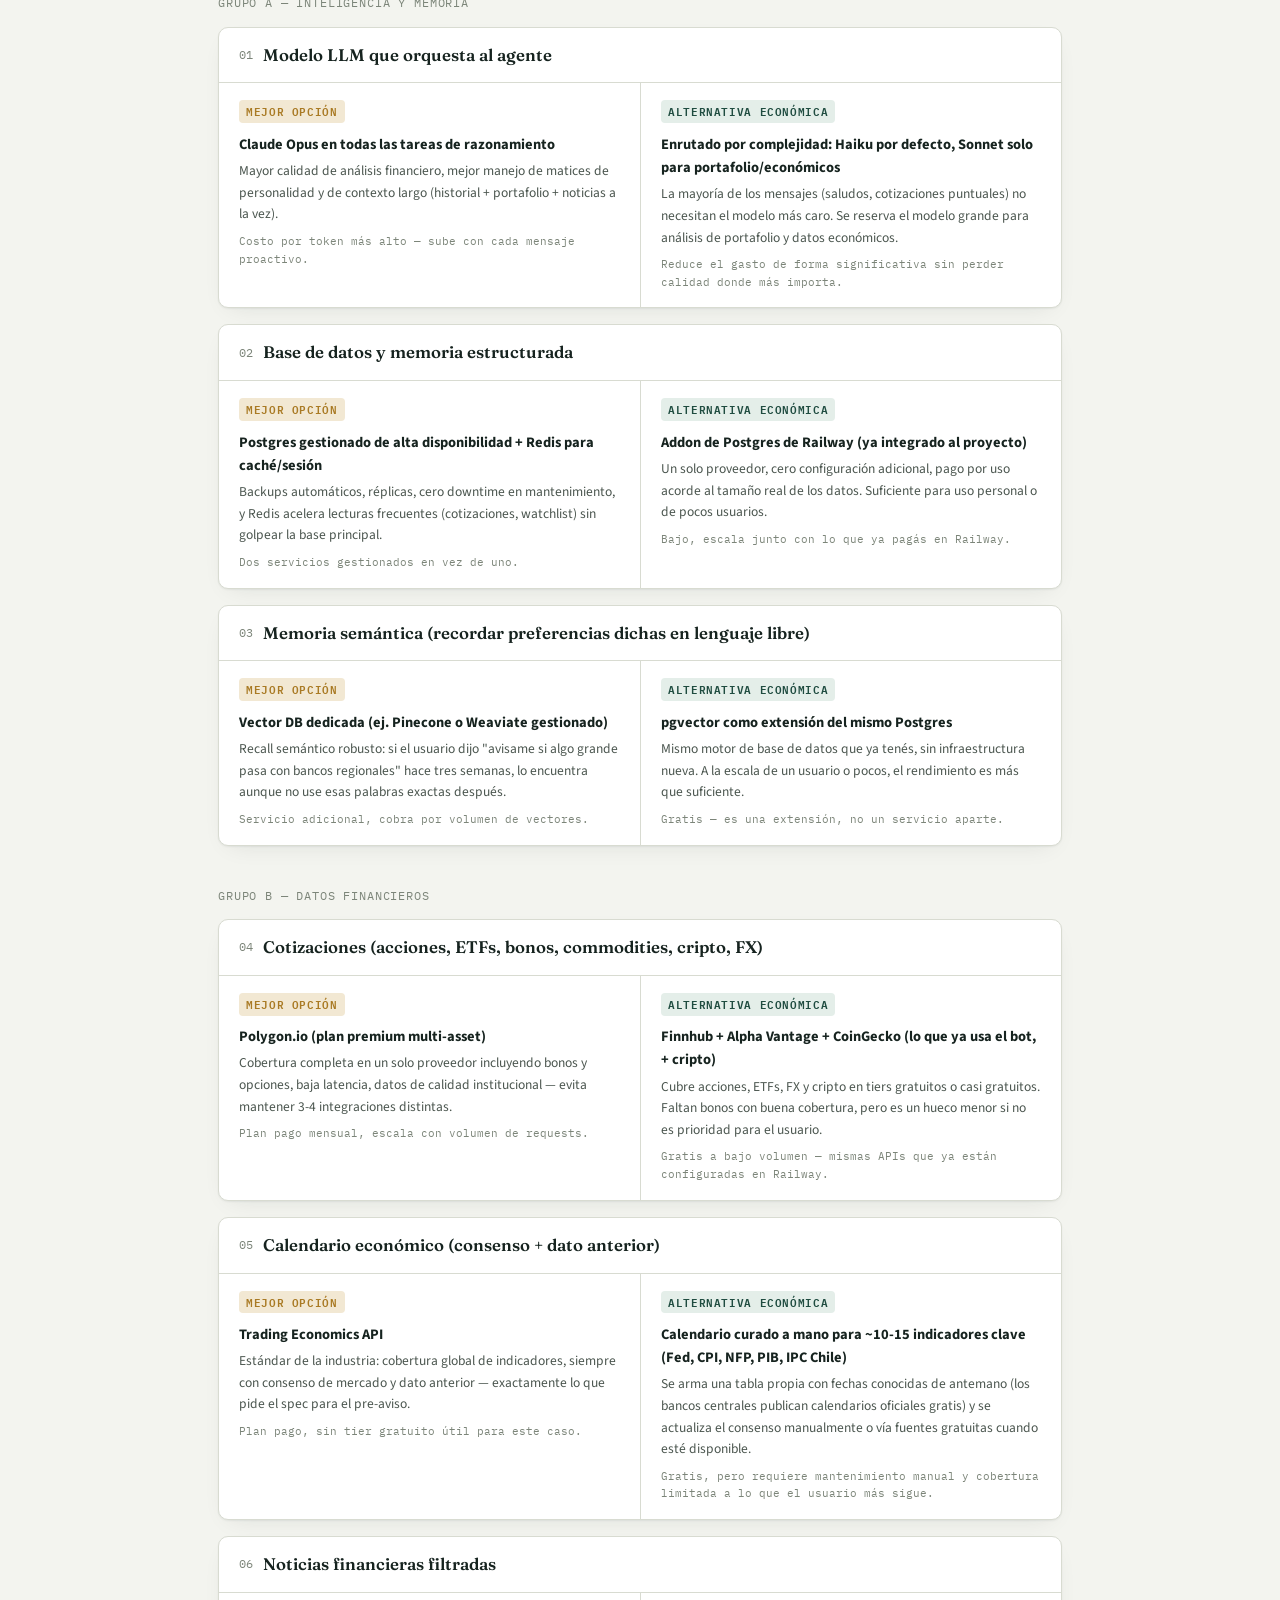
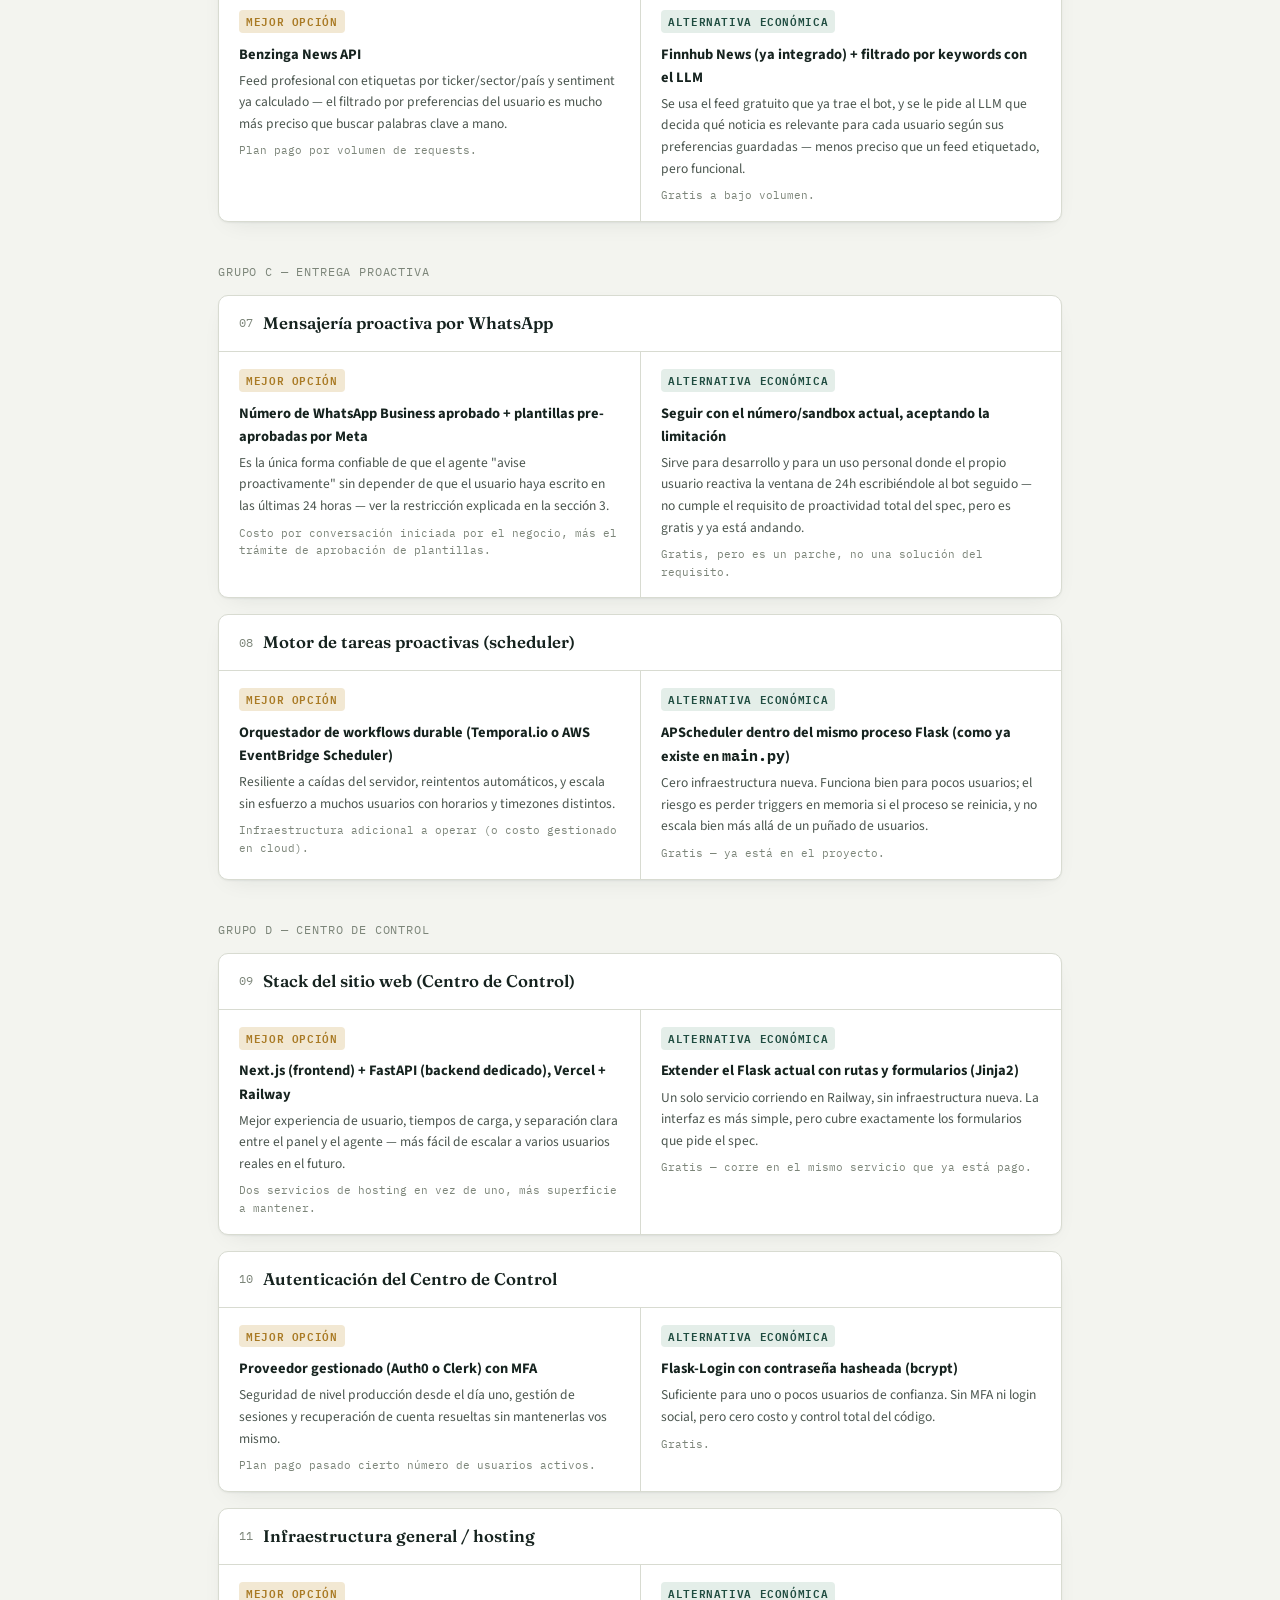
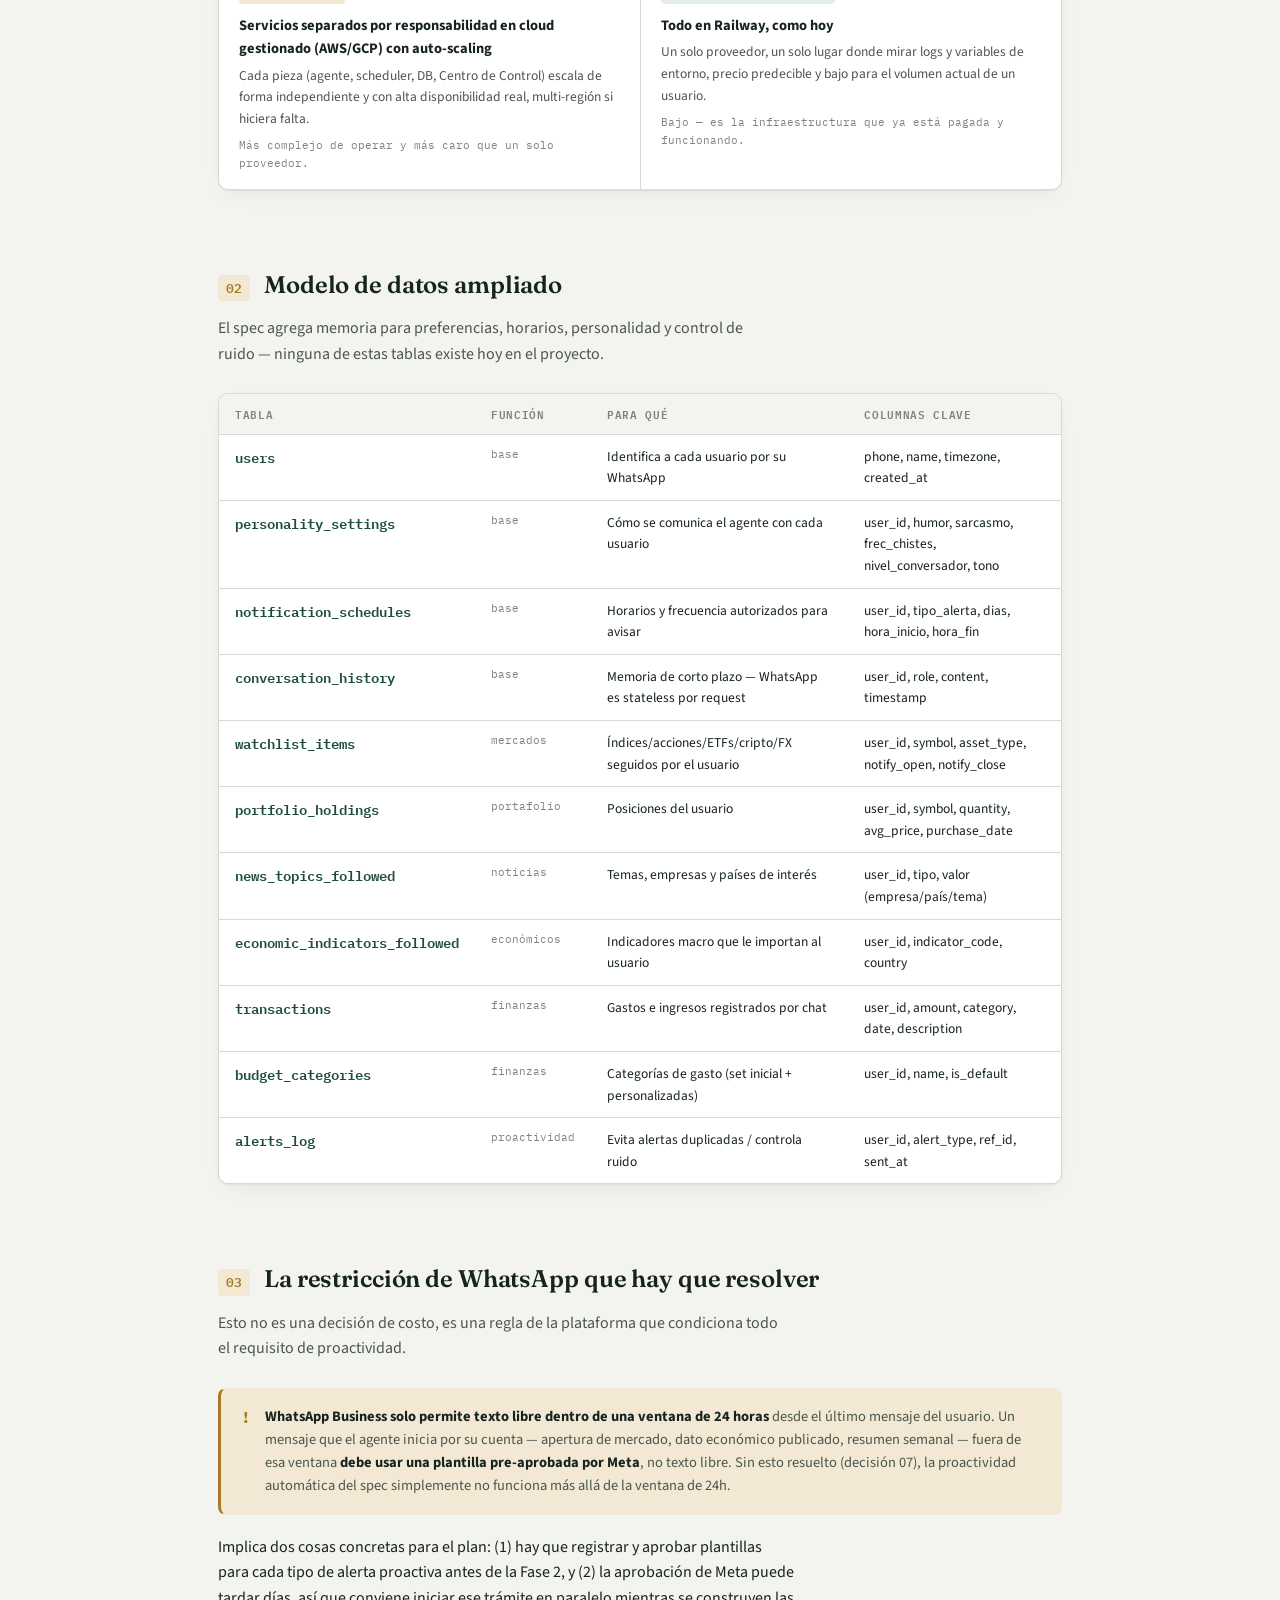
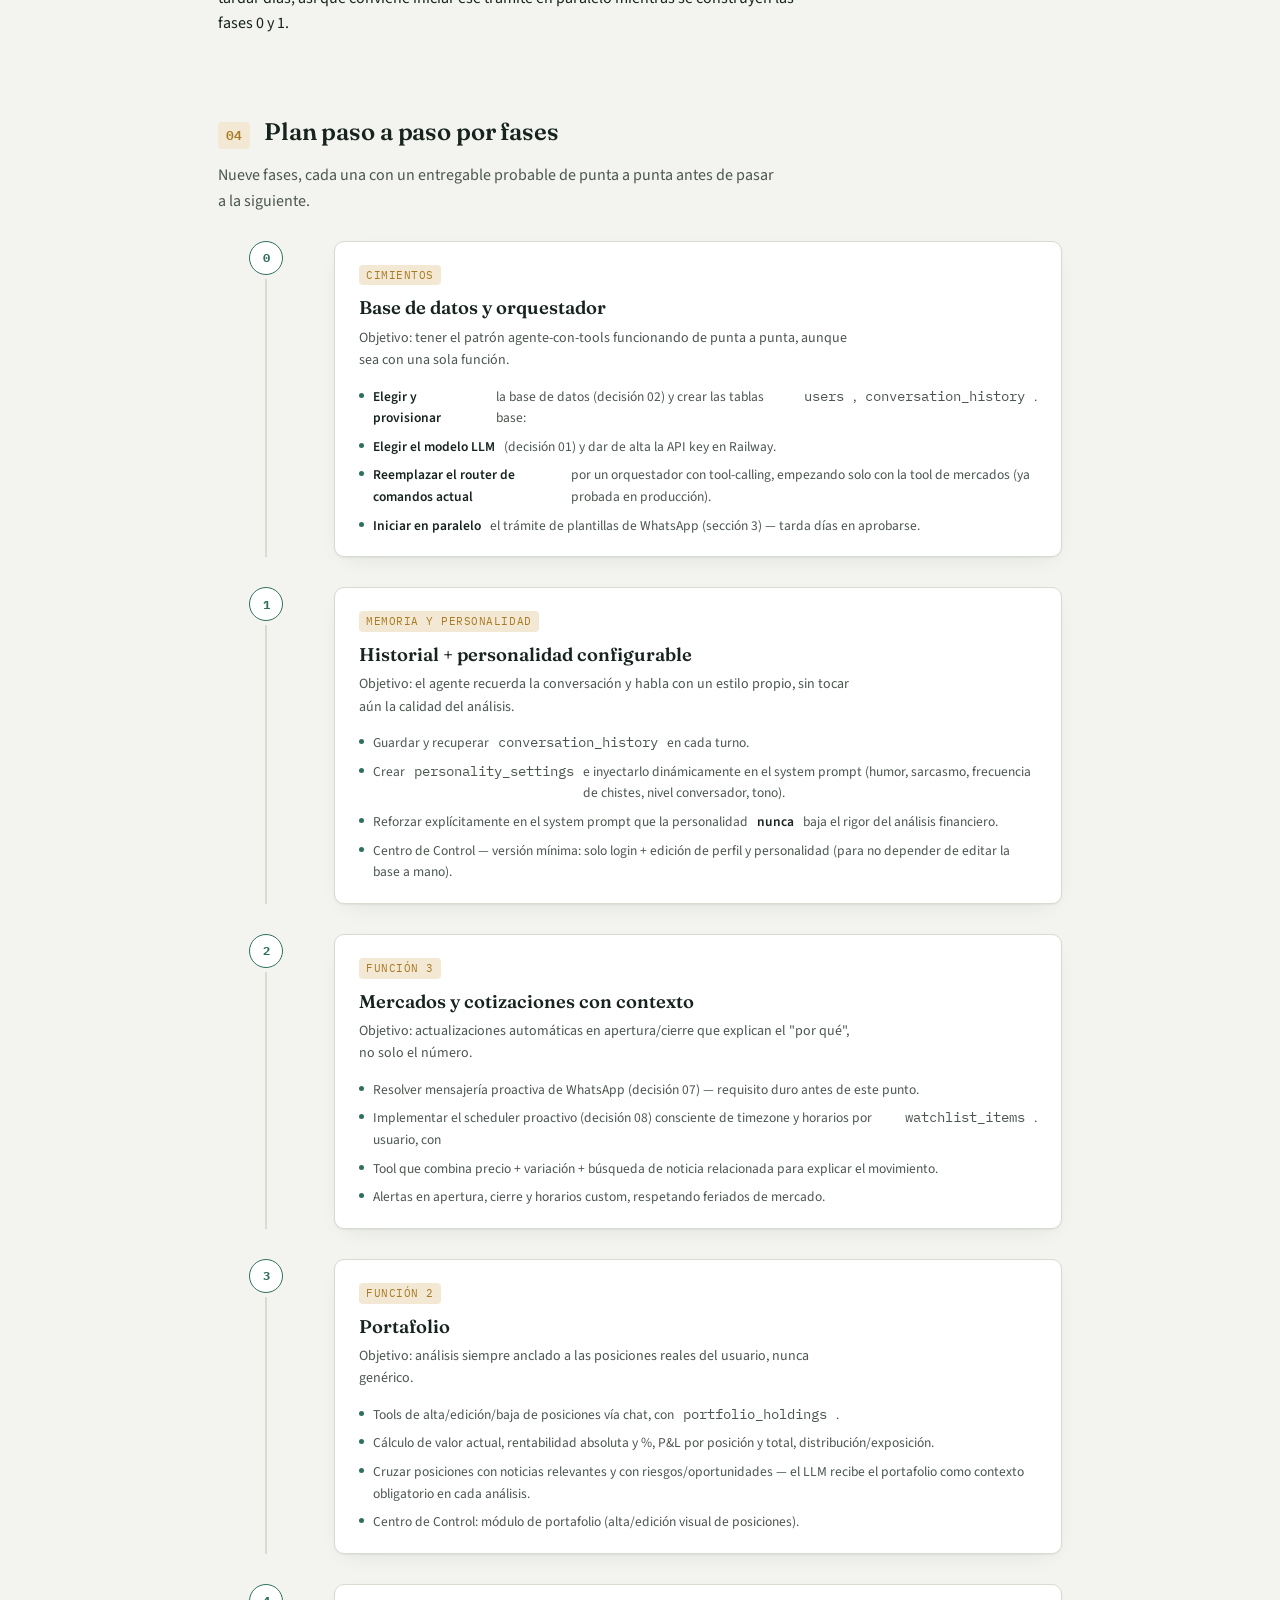
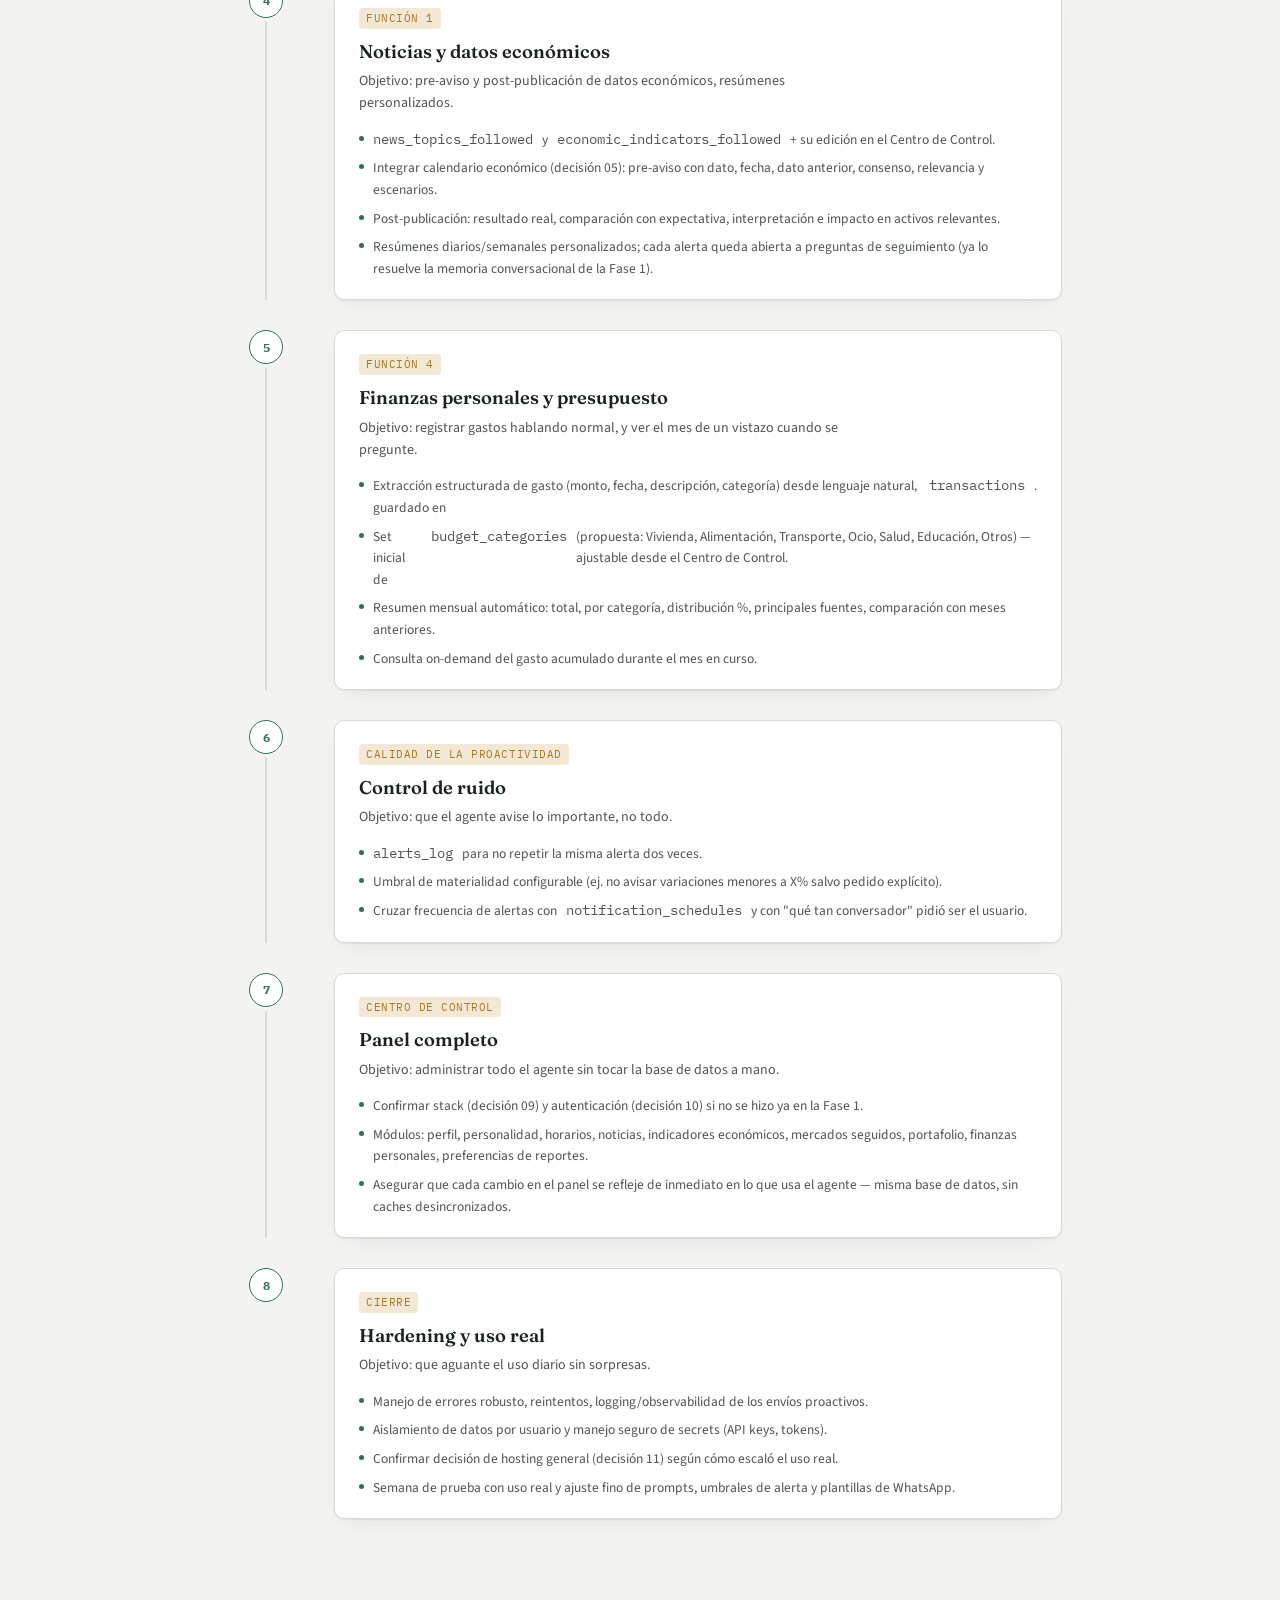
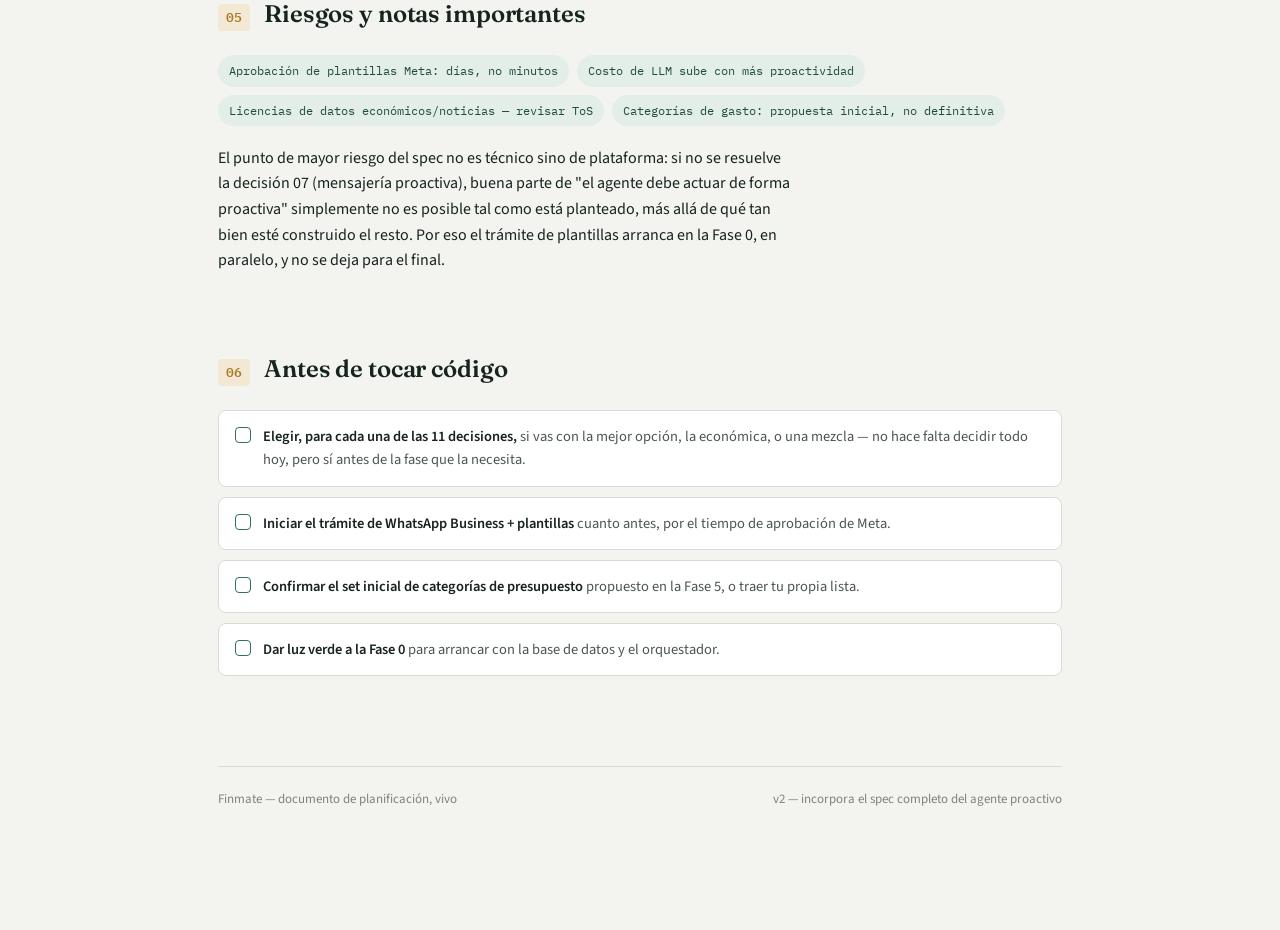
<file: Finmate/docs/originales_html/Plan_Arquitectura_v2_24ago2026.html>
<!doctype html><html><head><meta charset=utf8><meta name=viewport content="width=device-width,initial-scale=1"><style>:root{color-scheme:light}body{margin:0;padding:0;font:14px -apple-system,BlinkMacSystemFont,sans-serif;background:#faf9f5;color:#141413}img{max-width:100%}</style></head><body>
<title>Finmate Agente</title>
<style>
  @import url('https://fonts.googleapis.com/css2?family=Fraunces:opsz,wght@9..144,400;9..144,500;9..144,600;9..144,700&family=Source+Sans+3:wght@400;500;600;700&family=IBM+Plex+Mono:wght@400;500;600&display=swap');

  :root {
    --paper: #f3f4ef;
    --paper-raised: #ffffff;
    --ink: #16231f;
    --ink-soft: #4b564f;
    --ink-faint: #7c8579;
    --line: #d8dbd1;
    --accent: #2f6f5e;
    --accent-ink: #1f4c40;
    --accent-soft: #e4eee9;
    --gold: #a97a24;
    --gold-soft: #f2e8d3;
    --up: #2f8f5b;
    --down: #b8453b;
    --shadow: 0 1px 2px rgba(22,35,31,0.06), 0 8px 24px -12px rgba(22,35,31,0.12);
  }

  @media (prefers-color-scheme: dark) {
    :root:not([data-theme="light"]) {
      --paper: #111613; --paper-raised: #1a211d; --ink: #e9eae3; --ink-soft: #aab3ac;
      --ink-faint: #7c8579; --line: #2b332e; --accent: #56b193; --accent-ink: #8fd2ba;
      --accent-soft: #1c2925; --gold: #d9ab52; --gold-soft: #2a2417; --up: #57bd85; --down: #e0796e;
      --shadow: 0 1px 2px rgba(0,0,0,0.3), 0 8px 24px -12px rgba(0,0,0,0.5);
    }
  }
  :root[data-theme="dark"] {
    --paper: #111613; --paper-raised: #1a211d; --ink: #e9eae3; --ink-soft: #aab3ac;
    --ink-faint: #7c8579; --line: #2b332e; --accent: #56b193; --accent-ink: #8fd2ba;
    --accent-soft: #1c2925; --gold: #d9ab52; --gold-soft: #2a2417; --up: #57bd85; --down: #e0796e;
    --shadow: 0 1px 2px rgba(0,0,0,0.3), 0 8px 24px -12px rgba(0,0,0,0.5);
  }

  * { box-sizing: border-box; }
  body { margin: 0; background: var(--paper); color: var(--ink); font-family: 'Source Sans 3', system-ui, -apple-system, sans-serif; font-size: 16px; line-height: 1.6; -webkit-font-smoothing: antialiased; }
  ::selection { background: var(--accent-soft); color: var(--accent-ink); }
  .page { max-width: 900px; margin: 0 auto; padding: 64px 28px 120px; }

  .eyebrow { font-family: 'IBM Plex Mono', monospace; font-size: 12.5px; letter-spacing: 0.12em; text-transform: uppercase; color: var(--accent); font-weight: 600; display: flex; align-items: center; gap: 10px; }
  .eyebrow::before { content: ""; width: 18px; height: 1px; background: var(--accent); }
  h1 { font-family: 'Fraunces', serif; font-weight: 600; font-size: clamp(2.2rem, 4.6vw, 3.2rem); line-height: 1.06; letter-spacing: -0.01em; margin: 14px 0 10px; text-wrap: balance; }
  .subtitle { font-size: 1.1rem; color: var(--ink-soft); max-width: 58ch; text-wrap: balance; margin: 0 0 28px; }
  .meta-row { display: flex; flex-wrap: wrap; gap: 10px 22px; font-family: 'IBM Plex Mono', monospace; font-size: 12.5px; color: var(--ink-faint); padding-top: 22px; border-top: 1px solid var(--line); }
  .meta-row span b { color: var(--ink-soft); font-weight: 600; }

  /* TOC */
  .toc { margin-top: 40px; background: var(--paper-raised); border: 1px solid var(--line); border-radius: 10px; padding: 20px 24px; box-shadow: var(--shadow); }
  .toc-title { font-family: 'IBM Plex Mono', monospace; font-size: 11.5px; letter-spacing: 0.08em; text-transform: uppercase; color: var(--ink-faint); margin-bottom: 12px; }
  .toc ol { margin: 0; padding: 0; list-style: none; columns: 2; column-gap: 28px; }
  .toc li { break-inside: avoid; margin-bottom: 8px; font-size: 14px; }
  .toc a { color: var(--ink-soft); text-decoration: none; border-bottom: 1px solid transparent; }
  .toc a:hover { color: var(--accent-ink); border-bottom-color: var(--accent); }
  .toc .n { font-family: 'IBM Plex Mono', monospace; color: var(--gold); margin-right: 6px; }
  @media (max-width: 560px) { .toc ol { columns: 1; } }

  section { margin-top: 76px; scroll-margin-top: 24px; }
  .section-head { display: flex; align-items: baseline; gap: 14px; margin-bottom: 22px; }
  .section-num { font-family: 'IBM Plex Mono', monospace; font-size: 13px; color: var(--gold); background: var(--gold-soft); border-radius: 4px; padding: 3px 8px; font-weight: 600; flex-shrink: 0; }
  h2 { font-family: 'Fraunces', serif; font-weight: 600; font-size: 1.5rem; margin: 0; letter-spacing: -0.005em; }
  .section-intro { color: var(--ink-soft); max-width: 70ch; margin: -10px 0 26px; }
  p { max-width: 72ch; }
  code, .mono { font-family: 'IBM Plex Mono', monospace; }

  .summary { background: var(--paper-raised); border: 1px solid var(--line); border-radius: 10px; padding: 26px 28px; box-shadow: var(--shadow); }
  .summary p:last-child { margin-bottom: 0; }
  .summary p { color: var(--ink-soft); max-width: none; }
  .summary strong { color: var(--ink); font-weight: 600; }
  .decision-chips { display: flex; flex-wrap: wrap; gap: 8px; margin-top: 18px; }
  .chip { font-family: 'IBM Plex Mono', monospace; font-size: 12px; padding: 5px 10px; border-radius: 100px; background: var(--accent-soft); color: var(--accent-ink); border: 1px solid transparent; }

  /* callout */
  .callout { display: flex; gap: 14px; background: var(--gold-soft); border: 1px solid transparent; border-left: 3px solid var(--gold); border-radius: 8px; padding: 16px 20px; margin: 20px 0; }
  .callout .icon { font-family: 'IBM Plex Mono', monospace; font-weight: 700; color: var(--gold); flex-shrink: 0; }
  .callout p { margin: 0; font-size: 14.5px; color: var(--ink-soft); max-width: none; }
  .callout p strong { color: var(--ink); }

  /* group head inside a section */
  .group-head { font-family: 'IBM Plex Mono', monospace; font-size: 12px; letter-spacing: 0.07em; text-transform: uppercase; color: var(--ink-faint); margin: 34px 0 14px; padding-top: 6px; }
  .group-head:first-of-type { margin-top: 0; }

  /* recommendation cards */
  .rec-card { background: var(--paper-raised); border: 1px solid var(--line); border-radius: 10px; box-shadow: var(--shadow); overflow: hidden; margin-bottom: 16px; }
  .rec-head { padding: 14px 20px; border-bottom: 1px solid var(--line); display: flex; align-items: center; gap: 10px; }
  .rec-head .num { font-family: 'IBM Plex Mono', monospace; font-size: 11.5px; color: var(--ink-faint); }
  .rec-head h4 { font-family: 'Fraunces', serif; font-size: 1.05rem; font-weight: 600; margin: 0; }
  .rec-options { display: grid; grid-template-columns: 1fr 1fr; }
  .rec-option { padding: 16px 20px; }
  .rec-option + .rec-option { border-left: 1px solid var(--line); }
  .badge { display: inline-block; font-family: 'IBM Plex Mono', monospace; font-size: 10.5px; letter-spacing: 0.06em; text-transform: uppercase; border-radius: 4px; padding: 3px 7px; font-weight: 600; }
  .badge.best { background: var(--gold-soft); color: var(--gold); }
  .badge.budget { background: var(--accent-soft); color: var(--accent-ink); }
  .rec-option .pick { font-weight: 700; font-size: 14.5px; margin-top: 8px; }
  .rec-option .why { font-size: 13.5px; color: var(--ink-soft); margin-top: 4px; }
  .rec-option .cost { font-family: 'IBM Plex Mono', monospace; font-size: 11px; color: var(--ink-faint); margin-top: 8px; }
  @media (max-width: 620px) { .rec-options { grid-template-columns: 1fr; } .rec-option + .rec-option { border-left: none; border-top: 1px solid var(--line); } }

  /* data model table */
  .table-wrap { overflow-x: auto; border: 1px solid var(--line); border-radius: 10px; background: var(--paper-raised); box-shadow: var(--shadow); }
  table { border-collapse: collapse; width: 100%; font-size: 13.5px; min-width: 640px; }
  th, td { text-align: left; padding: 11px 16px; border-bottom: 1px solid var(--line); vertical-align: top; }
  thead th { font-family: 'IBM Plex Mono', monospace; font-size: 11px; letter-spacing: 0.06em; text-transform: uppercase; color: var(--ink-faint); font-weight: 600; background: var(--paper); }
  tbody tr:last-child td { border-bottom: none; }
  td.tbl-name { font-family: 'IBM Plex Mono', monospace; font-weight: 600; color: var(--accent-ink); white-space: nowrap; }
  td .cols { color: var(--ink-soft); font-family: 'IBM Plex Mono', monospace; font-size: 12.5px; }
  td.tbl-func { font-family: 'IBM Plex Mono', monospace; font-size: 11px; color: var(--ink-faint); white-space: nowrap; }

  /* roadmap */
  .roadmap { display: flex; flex-direction: column; }
  .phase { display: grid; grid-template-columns: 96px 1fr; gap: 20px; position: relative; padding-bottom: 30px; }
  .phase:last-child { padding-bottom: 0; }
  .phase-marker { display: flex; flex-direction: column; align-items: center; }
  .phase-dot { width: 34px; height: 34px; border-radius: 50%; background: var(--paper-raised); border: 1.5px solid var(--accent); color: var(--accent); font-family: 'IBM Plex Mono', monospace; font-size: 12px; font-weight: 700; display: flex; align-items: center; justify-content: center; flex-shrink: 0; }
  .phase-line { width: 1.5px; flex: 1; background: var(--line); margin-top: 4px; }
  .phase:last-child .phase-line { display: none; }
  .phase-card { background: var(--paper-raised); border: 1px solid var(--line); border-radius: 10px; padding: 20px 24px; box-shadow: var(--shadow); }
  .phase-card h4 { font-family: 'Fraunces', serif; font-size: 1.15rem; font-weight: 600; margin: 0 0 4px; }
  .phase-card .obj { font-size: 14px; color: var(--ink-soft); margin: 0 0 14px; }
  .phase-tag { display: inline-block; font-family: 'IBM Plex Mono', monospace; font-size: 10.5px; letter-spacing: 0.05em; text-transform: uppercase; color: var(--gold); background: var(--gold-soft); border-radius: 4px; padding: 2px 7px; margin-bottom: 8px; }
  .phase-tasks { list-style: none; margin: 0; padding: 0; display: flex; flex-direction: column; gap: 7px; }
  .phase-tasks li { display: flex; gap: 9px; font-size: 13.5px; color: var(--ink-soft); align-items: flex-start; }
  .phase-tasks li::before { content: ""; width: 5px; height: 5px; border-radius: 50%; background: var(--accent); margin-top: 7px; flex-shrink: 0; }
  .phase-tasks li b { color: var(--ink); font-weight: 600; }
  @media (max-width: 560px) { .phase { grid-template-columns: 40px 1fr; gap: 12px; } .phase-dot { width: 28px; height: 28px; font-size: 11px; } }

  /* next steps */
  .next-list { display: flex; flex-direction: column; gap: 10px; }
  .next-item { display: flex; gap: 12px; align-items: flex-start; background: var(--paper-raised); border: 1px solid var(--line); border-radius: 8px; padding: 14px 16px; }
  .next-item .box { width: 16px; height: 16px; border: 1.5px solid var(--accent); border-radius: 4px; flex-shrink: 0; margin-top: 2px; }
  .next-item span { font-size: 14.5px; color: var(--ink-soft); }
  .next-item span b { color: var(--ink); font-weight: 600; }

  footer { margin-top: 90px; padding-top: 22px; border-top: 1px solid var(--line); font-size: 13px; color: var(--ink-faint); display: flex; justify-content: space-between; flex-wrap: wrap; gap: 10px; }
</style>

<div class="page">

  <div class="eyebrow">Plan de arquitectura — proyecto Finmate — v2</div>
  <h1>Agente financiero personal, paso a paso</h1>
  <p class="subtitle">Plan de construcción para las cuatro funciones (noticias/datos económicos, portafolio, mercados, finanzas personales), la proactividad con memoria persistente, la personalidad configurable y el Centro de Control web, con recomendación técnica para cada decisión: la mejor opción sin mirar el costo, y una alternativa más económica.</p>
  <div class="meta-row">
    <span><b>Para:</b> Joaco</span>
    <span><b>Fecha:</b> 24 agosto 2026</span>
    <span><b>Estado:</b> planificación — sin cambios de código todavía</span>
    <span><b>Reemplaza:</b> versión anterior del plan (spec preliminar)</span>
  </div>

  <div class="toc">
    <div class="toc-title">En este documento</div>
    <ol>
      <li><a href="#s0"><span class="n">00</span>Resumen ejecutivo</a></li>
      <li><a href="#s1"><span class="n">01</span>Decisiones técnicas: mejor opción vs. económica</a></li>
      <li><a href="#s2"><span class="n">02</span>Modelo de datos ampliado</a></li>
      <li><a href="#s3"><span class="n">03</span>La restricción de WhatsApp que hay que resolver</a></li>
      <li><a href="#s4"><span class="n">04</span>Plan paso a paso por fases</a></li>
      <li><a href="#s5"><span class="n">05</span>Riesgos y notas importantes</a></li>
      <li><a href="#s6"><span class="n">06</span>Antes de tocar código</a></li>
    </ol>
  </div>

  <!-- 00 Resumen -->
  <section id="s0">
    <div class="section-head"><span class="section-num">00</span><h2>Resumen ejecutivo</h2></div>
    <div class="summary">
      <p>Este plan incorpora el spec completo que definiste: Finmate pasa de agente conversacional básico a un <strong>asistente financiero proactivo, personalizable y con memoria persistente</strong>, con cuatro funciones (noticias/datos económicos, portafolio, mercados, finanzas personales), personalidad configurable, y un <strong>Centro de Control web</strong> para administrar todo sin tocar código.</p>
      <p>Lo más importante que cambia respecto del plan anterior: el agente ya no solo <em>responde</em> — debe <strong>iniciar conversaciones</strong> dentro de horarios configurados por el usuario. Eso trae dos piezas nuevas que antes no eran necesarias: un <strong>scheduler proactivo</strong> consciente de horarios/timezone por usuario, y resolver una restricción real de WhatsApp Business sobre mensajes iniciados por el negocio (ver sección 3). También aparece la necesidad de un <strong>sitio web propio</strong> (Centro de Control), que hoy no existe en el proyecto.</p>
      <p>Para cada decisión técnica se presenta la <strong>mejor opción sin considerar el costo</strong>, y una <strong>alternativa más económica</strong> — vas a ver ambas en tarjetas a lo largo de la sección 1, y el roadmap de la sección 4 las referencia por nombre en vez de repetirlas.</p>
      <div class="decision-chips">
        <span class="chip">Proactividad real (no solo responder)</span>
        <span class="chip">Memoria persistente estructurada</span>
        <span class="chip">Personalidad configurable</span>
        <span class="chip">Centro de Control web nuevo</span>
      </div>
    </div>
  </section>

  <!-- 01 Decisiones -->
  <section id="s1">
    <div class="section-head"><span class="section-num">01</span><h2>Decisiones técnicas: mejor opción vs. económica</h2></div>
    <p class="section-intro">Once decisiones agrupadas en cuatro áreas. La columna izquierda de cada tarjeta es la mejor opción ignorando el costo; la derecha, la alternativa más razonable si el costo importa.</p>

    <div class="group-head">Grupo A — Inteligencia y memoria</div>

    <div class="rec-card">
      <div class="rec-head"><span class="num">01</span><h4>Modelo LLM que orquesta al agente</h4></div>
      <div class="rec-options">
        <div class="rec-option">
          <span class="badge best">Mejor opción</span>
          <div class="pick">Claude Opus en todas las tareas de razonamiento</div>
          <div class="why">Mayor calidad de análisis financiero, mejor manejo de matices de personalidad y de contexto largo (historial + portafolio + noticias a la vez).</div>
          <div class="cost">Costo por token más alto — sube con cada mensaje proactivo.</div>
        </div>
        <div class="rec-option">
          <span class="badge budget">Alternativa económica</span>
          <div class="pick">Enrutado por complejidad: Haiku por defecto, Sonnet solo para portafolio/económicos</div>
          <div class="why">La mayoría de los mensajes (saludos, cotizaciones puntuales) no necesitan el modelo más caro. Se reserva el modelo grande para análisis de portafolio y datos económicos.</div>
          <div class="cost">Reduce el gasto de forma significativa sin perder calidad donde más importa.</div>
        </div>
      </div>
    </div>

    <div class="rec-card">
      <div class="rec-head"><span class="num">02</span><h4>Base de datos y memoria estructurada</h4></div>
      <div class="rec-options">
        <div class="rec-option">
          <span class="badge best">Mejor opción</span>
          <div class="pick">Postgres gestionado de alta disponibilidad + Redis para caché/sesión</div>
          <div class="why">Backups automáticos, réplicas, cero downtime en mantenimiento, y Redis acelera lecturas frecuentes (cotizaciones, watchlist) sin golpear la base principal.</div>
          <div class="cost">Dos servicios gestionados en vez de uno.</div>
        </div>
        <div class="rec-option">
          <span class="badge budget">Alternativa económica</span>
          <div class="pick">Addon de Postgres de Railway (ya integrado al proyecto)</div>
          <div class="why">Un solo proveedor, cero configuración adicional, pago por uso acorde al tamaño real de los datos. Suficiente para uso personal o de pocos usuarios.</div>
          <div class="cost">Bajo, escala junto con lo que ya pagás en Railway.</div>
        </div>
      </div>
    </div>

    <div class="rec-card">
      <div class="rec-head"><span class="num">03</span><h4>Memoria semántica (recordar preferencias dichas en lenguaje libre)</h4></div>
      <div class="rec-options">
        <div class="rec-option">
          <span class="badge best">Mejor opción</span>
          <div class="pick">Vector DB dedicada (ej. Pinecone o Weaviate gestionado)</div>
          <div class="why">Recall semántico robusto: si el usuario dijo "avisame si algo grande pasa con bancos regionales" hace tres semanas, lo encuentra aunque no use esas palabras exactas después.</div>
          <div class="cost">Servicio adicional, cobra por volumen de vectores.</div>
        </div>
        <div class="rec-option">
          <span class="badge budget">Alternativa económica</span>
          <div class="pick">pgvector como extensión del mismo Postgres</div>
          <div class="why">Mismo motor de base de datos que ya tenés, sin infraestructura nueva. A la escala de un usuario o pocos, el rendimiento es más que suficiente.</div>
          <div class="cost">Gratis — es una extensión, no un servicio aparte.</div>
        </div>
      </div>
    </div>

    <div class="group-head">Grupo B — Datos financieros</div>

    <div class="rec-card">
      <div class="rec-head"><span class="num">04</span><h4>Cotizaciones (acciones, ETFs, bonos, commodities, cripto, FX)</h4></div>
      <div class="rec-options">
        <div class="rec-option">
          <span class="badge best">Mejor opción</span>
          <div class="pick">Polygon.io (plan premium multi-asset)</div>
          <div class="why">Cobertura completa en un solo proveedor incluyendo bonos y opciones, baja latencia, datos de calidad institucional — evita mantener 3-4 integraciones distintas.</div>
          <div class="cost">Plan pago mensual, escala con volumen de requests.</div>
        </div>
        <div class="rec-option">
          <span class="badge budget">Alternativa económica</span>
          <div class="pick">Finnhub + Alpha Vantage + CoinGecko (lo que ya usa el bot, + cripto)</div>
          <div class="why">Cubre acciones, ETFs, FX y cripto en tiers gratuitos o casi gratuitos. Faltan bonos con buena cobertura, pero es un hueco menor si no es prioridad para el usuario.</div>
          <div class="cost">Gratis a bajo volumen — mismas APIs que ya están configuradas en Railway.</div>
        </div>
      </div>
    </div>

    <div class="rec-card">
      <div class="rec-head"><span class="num">05</span><h4>Calendario económico (consenso + dato anterior)</h4></div>
      <div class="rec-options">
        <div class="rec-option">
          <span class="badge best">Mejor opción</span>
          <div class="pick">Trading Economics API</div>
          <div class="why">Estándar de la industria: cobertura global de indicadores, siempre con consenso de mercado y dato anterior — exactamente lo que pide el spec para el pre-aviso.</div>
          <div class="cost">Plan pago, sin tier gratuito útil para este caso.</div>
        </div>
        <div class="rec-option">
          <span class="badge budget">Alternativa económica</span>
          <div class="pick">Calendario curado a mano para ~10-15 indicadores clave (Fed, CPI, NFP, PIB, IPC Chile)</div>
          <div class="why">Se arma una tabla propia con fechas conocidas de antemano (los bancos centrales publican calendarios oficiales gratis) y se actualiza el consenso manualmente o vía fuentes gratuitas cuando esté disponible.</div>
          <div class="cost">Gratis, pero requiere mantenimiento manual y cobertura limitada a lo que el usuario más sigue.</div>
        </div>
      </div>
    </div>

    <div class="rec-card">
      <div class="rec-head"><span class="num">06</span><h4>Noticias financieras filtradas</h4></div>
      <div class="rec-options">
        <div class="rec-option">
          <span class="badge best">Mejor opción</span>
          <div class="pick">Benzinga News API</div>
          <div class="why">Feed profesional con etiquetas por ticker/sector/país y sentiment ya calculado — el filtrado por preferencias del usuario es mucho más preciso que buscar palabras clave a mano.</div>
          <div class="cost">Plan pago por volumen de requests.</div>
        </div>
        <div class="rec-option">
          <span class="badge budget">Alternativa económica</span>
          <div class="pick">Finnhub News (ya integrado) + filtrado por keywords con el LLM</div>
          <div class="why">Se usa el feed gratuito que ya trae el bot, y se le pide al LLM que decida qué noticia es relevante para cada usuario según sus preferencias guardadas — menos preciso que un feed etiquetado, pero funcional.</div>
          <div class="cost">Gratis a bajo volumen.</div>
        </div>
      </div>
    </div>

    <div class="group-head">Grupo C — Entrega proactiva</div>

    <div class="rec-card">
      <div class="rec-head"><span class="num">07</span><h4>Mensajería proactiva por WhatsApp</h4></div>
      <div class="rec-options">
        <div class="rec-option">
          <span class="badge best">Mejor opción</span>
          <div class="pick">Número de WhatsApp Business aprobado + plantillas pre-aprobadas por Meta</div>
          <div class="why">Es la única forma confiable de que el agente "avise proactivamente" sin depender de que el usuario haya escrito en las últimas 24 horas — ver la restricción explicada en la sección 3.</div>
          <div class="cost">Costo por conversación iniciada por el negocio, más el trámite de aprobación de plantillas.</div>
        </div>
        <div class="rec-option">
          <span class="badge budget">Alternativa económica</span>
          <div class="pick">Seguir con el número/sandbox actual, aceptando la limitación</div>
          <div class="why">Sirve para desarrollo y para un uso personal donde el propio usuario reactiva la ventana de 24h escribiéndole al bot seguido — no cumple el requisito de proactividad total del spec, pero es gratis y ya está andando.</div>
          <div class="cost">Gratis, pero es un parche, no una solución del requisito.</div>
        </div>
      </div>
    </div>

    <div class="rec-card">
      <div class="rec-head"><span class="num">08</span><h4>Motor de tareas proactivas (scheduler)</h4></div>
      <div class="rec-options">
        <div class="rec-option">
          <span class="badge best">Mejor opción</span>
          <div class="pick">Orquestador de workflows durable (Temporal.io o AWS EventBridge Scheduler)</div>
          <div class="why">Resiliente a caídas del servidor, reintentos automáticos, y escala sin esfuerzo a muchos usuarios con horarios y timezones distintos.</div>
          <div class="cost">Infraestructura adicional a operar (o costo gestionado en cloud).</div>
        </div>
        <div class="rec-option">
          <span class="badge budget">Alternativa económica</span>
          <div class="pick">APScheduler dentro del mismo proceso Flask (como ya existe en <code>main.py</code>)</div>
          <div class="why">Cero infraestructura nueva. Funciona bien para pocos usuarios; el riesgo es perder triggers en memoria si el proceso se reinicia, y no escala bien más allá de un puñado de usuarios.</div>
          <div class="cost">Gratis — ya está en el proyecto.</div>
        </div>
      </div>
    </div>

    <div class="group-head">Grupo D — Centro de Control</div>

    <div class="rec-card">
      <div class="rec-head"><span class="num">09</span><h4>Stack del sitio web (Centro de Control)</h4></div>
      <div class="rec-options">
        <div class="rec-option">
          <span class="badge best">Mejor opción</span>
          <div class="pick">Next.js (frontend) + FastAPI (backend dedicado), Vercel + Railway</div>
          <div class="why">Mejor experiencia de usuario, tiempos de carga, y separación clara entre el panel y el agente — más fácil de escalar a varios usuarios reales en el futuro.</div>
          <div class="cost">Dos servicios de hosting en vez de uno, más superficie a mantener.</div>
        </div>
        <div class="rec-option">
          <span class="badge budget">Alternativa económica</span>
          <div class="pick">Extender el Flask actual con rutas y formularios (Jinja2)</div>
          <div class="why">Un solo servicio corriendo en Railway, sin infraestructura nueva. La interfaz es más simple, pero cubre exactamente los formularios que pide el spec.</div>
          <div class="cost">Gratis — corre en el mismo servicio que ya está pago.</div>
        </div>
      </div>
    </div>

    <div class="rec-card">
      <div class="rec-head"><span class="num">10</span><h4>Autenticación del Centro de Control</h4></div>
      <div class="rec-options">
        <div class="rec-option">
          <span class="badge best">Mejor opción</span>
          <div class="pick">Proveedor gestionado (Auth0 o Clerk) con MFA</div>
          <div class="why">Seguridad de nivel producción desde el día uno, gestión de sesiones y recuperación de cuenta resueltas sin mantenerlas vos mismo.</div>
          <div class="cost">Plan pago pasado cierto número de usuarios activos.</div>
        </div>
        <div class="rec-option">
          <span class="badge budget">Alternativa económica</span>
          <div class="pick">Flask-Login con contraseña hasheada (bcrypt)</div>
          <div class="why">Suficiente para uno o pocos usuarios de confianza. Sin MFA ni login social, pero cero costo y control total del código.</div>
          <div class="cost">Gratis.</div>
        </div>
      </div>
    </div>

    <div class="rec-card">
      <div class="rec-head"><span class="num">11</span><h4>Infraestructura general / hosting</h4></div>
      <div class="rec-options">
        <div class="rec-option">
          <span class="badge best">Mejor opción</span>
          <div class="pick">Servicios separados por responsabilidad en cloud gestionado (AWS/GCP) con auto-scaling</div>
          <div class="why">Cada pieza (agente, scheduler, DB, Centro de Control) escala de forma independiente y con alta disponibilidad real, multi-región si hiciera falta.</div>
          <div class="cost">Más complejo de operar y más caro que un solo proveedor.</div>
        </div>
        <div class="rec-option">
          <span class="badge budget">Alternativa económica</span>
          <div class="pick">Todo en Railway, como hoy</div>
          <div class="why">Un solo proveedor, un solo lugar donde mirar logs y variables de entorno, precio predecible y bajo para el volumen actual de un usuario.</div>
          <div class="cost">Bajo — es la infraestructura que ya está pagada y funcionando.</div>
        </div>
      </div>
    </div>
  </section>

  <!-- 02 Modelo de datos -->
  <section id="s2">
    <div class="section-head"><span class="section-num">02</span><h2>Modelo de datos ampliado</h2></div>
    <p class="section-intro">El spec agrega memoria para preferencias, horarios, personalidad y control de ruido — ninguna de estas tablas existe hoy en el proyecto.</p>
    <div class="table-wrap">
      <table>
        <thead><tr><th>Tabla</th><th>Función</th><th>Para qué</th><th>Columnas clave</th></tr></thead>
        <tbody>
          <tr><td class="tbl-name">users</td><td class="tbl-func">base</td><td>Identifica a cada usuario por su WhatsApp</td><td class="cols">phone, name, timezone, created_at</td></tr>
          <tr><td class="tbl-name">personality_settings</td><td class="tbl-func">base</td><td>Cómo se comunica el agente con cada usuario</td><td class="cols">user_id, humor, sarcasmo, frec_chistes, nivel_conversador, tono</td></tr>
          <tr><td class="tbl-name">notification_schedules</td><td class="tbl-func">base</td><td>Horarios y frecuencia autorizados para avisar</td><td class="cols">user_id, tipo_alerta, dias, hora_inicio, hora_fin</td></tr>
          <tr><td class="tbl-name">conversation_history</td><td class="tbl-func">base</td><td>Memoria de corto plazo — WhatsApp es stateless por request</td><td class="cols">user_id, role, content, timestamp</td></tr>
          <tr><td class="tbl-name">watchlist_items</td><td class="tbl-func">mercados</td><td>Índices/acciones/ETFs/cripto/FX seguidos por el usuario</td><td class="cols">user_id, symbol, asset_type, notify_open, notify_close</td></tr>
          <tr><td class="tbl-name">portfolio_holdings</td><td class="tbl-func">portafolio</td><td>Posiciones del usuario</td><td class="cols">user_id, symbol, quantity, avg_price, purchase_date</td></tr>
          <tr><td class="tbl-name">news_topics_followed</td><td class="tbl-func">noticias</td><td>Temas, empresas y países de interés</td><td class="cols">user_id, tipo, valor (empresa/país/tema)</td></tr>
          <tr><td class="tbl-name">economic_indicators_followed</td><td class="tbl-func">económicos</td><td>Indicadores macro que le importan al usuario</td><td class="cols">user_id, indicator_code, country</td></tr>
          <tr><td class="tbl-name">transactions</td><td class="tbl-func">finanzas</td><td>Gastos e ingresos registrados por chat</td><td class="cols">user_id, amount, category, date, description</td></tr>
          <tr><td class="tbl-name">budget_categories</td><td class="tbl-func">finanzas</td><td>Categorías de gasto (set inicial + personalizadas)</td><td class="cols">user_id, name, is_default</td></tr>
          <tr><td class="tbl-name">alerts_log</td><td class="tbl-func">proactividad</td><td>Evita alertas duplicadas / controla ruido</td><td class="cols">user_id, alert_type, ref_id, sent_at</td></tr>
        </tbody>
      </table>
    </div>
  </section>

  <!-- 03 Restricción WhatsApp -->
  <section id="s3">
    <div class="section-head"><span class="section-num">03</span><h2>La restricción de WhatsApp que hay que resolver</h2></div>
    <p class="section-intro">Esto no es una decisión de costo, es una regla de la plataforma que condiciona todo el requisito de proactividad.</p>
    <div class="callout">
      <span class="icon">!</span>
      <p><strong>WhatsApp Business solo permite texto libre dentro de una ventana de 24 horas</strong> desde el último mensaje del usuario. Un mensaje que el agente inicia por su cuenta — apertura de mercado, dato económico publicado, resumen semanal — fuera de esa ventana <strong>debe usar una plantilla pre-aprobada por Meta</strong>, no texto libre. Sin esto resuelto (decisión 07), la proactividad automática del spec simplemente no funciona más allá de la ventana de 24h.</p>
    </div>
    <p>Implica dos cosas concretas para el plan: (1) hay que registrar y aprobar plantillas para cada tipo de alerta proactiva antes de la Fase 2, y (2) la aprobación de Meta puede tardar días, así que conviene iniciar ese trámite en paralelo mientras se construyen las fases 0 y 1.</p>
  </section>

  <!-- 04 Roadmap -->
  <section id="s4">
    <div class="section-head"><span class="section-num">04</span><h2>Plan paso a paso por fases</h2></div>
    <p class="section-intro">Nueve fases, cada una con un entregable probable de punta a punta antes de pasar a la siguiente.</p>

    <div class="roadmap">
      <div class="phase">
        <div class="phase-marker"><div class="phase-dot">0</div><div class="phase-line"></div></div>
        <div class="phase-card">
          <span class="phase-tag">Cimientos</span>
          <h4>Base de datos y orquestador</h4>
          <p class="obj">Objetivo: tener el patrón agente-con-tools funcionando de punta a punta, aunque sea con una sola función.</p>
          <ul class="phase-tasks">
            <li><b>Elegir y provisionar</b> la base de datos (decisión 02) y crear las tablas base: <code class="mono">users</code>, <code class="mono">conversation_history</code>.</li>
            <li><b>Elegir el modelo LLM</b> (decisión 01) y dar de alta la API key en Railway.</li>
            <li><b>Reemplazar el router de comandos actual</b> por un orquestador con tool-calling, empezando solo con la tool de mercados (ya probada en producción).</li>
            <li><b>Iniciar en paralelo</b> el trámite de plantillas de WhatsApp (sección 3) — tarda días en aprobarse.</li>
          </ul>
        </div>
      </div>

      <div class="phase">
        <div class="phase-marker"><div class="phase-dot">1</div><div class="phase-line"></div></div>
        <div class="phase-card">
          <span class="phase-tag">Memoria y personalidad</span>
          <h4>Historial + personalidad configurable</h4>
          <p class="obj">Objetivo: el agente recuerda la conversación y habla con un estilo propio, sin tocar aún la calidad del análisis.</p>
          <ul class="phase-tasks">
            <li>Guardar y recuperar <code class="mono">conversation_history</code> en cada turno.</li>
            <li>Crear <code class="mono">personality_settings</code> e inyectarlo dinámicamente en el system prompt (humor, sarcasmo, frecuencia de chistes, nivel conversador, tono).</li>
            <li>Reforzar explícitamente en el system prompt que la personalidad <b>nunca</b> baja el rigor del análisis financiero.</li>
            <li>Centro de Control — versión mínima: solo login + edición de perfil y personalidad (para no depender de editar la base a mano).</li>
          </ul>
        </div>
      </div>

      <div class="phase">
        <div class="phase-marker"><div class="phase-dot">2</div><div class="phase-line"></div></div>
        <div class="phase-card">
          <span class="phase-tag">Función 3</span>
          <h4>Mercados y cotizaciones con contexto</h4>
          <p class="obj">Objetivo: actualizaciones automáticas en apertura/cierre que explican el "por qué", no solo el número.</p>
          <ul class="phase-tasks">
            <li>Resolver mensajería proactiva de WhatsApp (decisión 07) — requisito duro antes de este punto.</li>
            <li>Implementar el scheduler proactivo (decisión 08) consciente de timezone y horarios por usuario, con <code class="mono">watchlist_items</code>.</li>
            <li>Tool que combina precio + variación + búsqueda de noticia relacionada para explicar el movimiento.</li>
            <li>Alertas en apertura, cierre y horarios custom, respetando feriados de mercado.</li>
          </ul>
        </div>
      </div>

      <div class="phase">
        <div class="phase-marker"><div class="phase-dot">3</div><div class="phase-line"></div></div>
        <div class="phase-card">
          <span class="phase-tag">Función 2</span>
          <h4>Portafolio</h4>
          <p class="obj">Objetivo: análisis siempre anclado a las posiciones reales del usuario, nunca genérico.</p>
          <ul class="phase-tasks">
            <li>Tools de alta/edición/baja de posiciones vía chat, con <code class="mono">portfolio_holdings</code>.</li>
            <li>Cálculo de valor actual, rentabilidad absoluta y %, P&L por posición y total, distribución/exposición.</li>
            <li>Cruzar posiciones con noticias relevantes y con riesgos/oportunidades — el LLM recibe el portafolio como contexto obligatorio en cada análisis.</li>
            <li>Centro de Control: módulo de portafolio (alta/edición visual de posiciones).</li>
          </ul>
        </div>
      </div>

      <div class="phase">
        <div class="phase-marker"><div class="phase-dot">4</div><div class="phase-line"></div></div>
        <div class="phase-card">
          <span class="phase-tag">Función 1</span>
          <h4>Noticias y datos económicos</h4>
          <p class="obj">Objetivo: pre-aviso y post-publicación de datos económicos, resúmenes personalizados.</p>
          <ul class="phase-tasks">
            <li><code class="mono">news_topics_followed</code> y <code class="mono">economic_indicators_followed</code> + su edición en el Centro de Control.</li>
            <li>Integrar calendario económico (decisión 05): pre-aviso con dato, fecha, dato anterior, consenso, relevancia y escenarios.</li>
            <li>Post-publicación: resultado real, comparación con expectativa, interpretación e impacto en activos relevantes.</li>
            <li>Resúmenes diarios/semanales personalizados; cada alerta queda abierta a preguntas de seguimiento (ya lo resuelve la memoria conversacional de la Fase 1).</li>
          </ul>
        </div>
      </div>

      <div class="phase">
        <div class="phase-marker"><div class="phase-dot">5</div><div class="phase-line"></div></div>
        <div class="phase-card">
          <span class="phase-tag">Función 4</span>
          <h4>Finanzas personales y presupuesto</h4>
          <p class="obj">Objetivo: registrar gastos hablando normal, y ver el mes de un vistazo cuando se pregunte.</p>
          <ul class="phase-tasks">
            <li>Extracción estructurada de gasto (monto, fecha, descripción, categoría) desde lenguaje natural, guardado en <code class="mono">transactions</code>.</li>
            <li>Set inicial de <code class="mono">budget_categories</code> (propuesta: Vivienda, Alimentación, Transporte, Ocio, Salud, Educación, Otros) — ajustable desde el Centro de Control.</li>
            <li>Resumen mensual automático: total, por categoría, distribución %, principales fuentes, comparación con meses anteriores.</li>
            <li>Consulta on-demand del gasto acumulado durante el mes en curso.</li>
          </ul>
        </div>
      </div>

      <div class="phase">
        <div class="phase-marker"><div class="phase-dot">6</div><div class="phase-line"></div></div>
        <div class="phase-card">
          <span class="phase-tag">Calidad de la proactividad</span>
          <h4>Control de ruido</h4>
          <p class="obj">Objetivo: que el agente avise lo importante, no todo.</p>
          <ul class="phase-tasks">
            <li><code class="mono">alerts_log</code> para no repetir la misma alerta dos veces.</li>
            <li>Umbral de materialidad configurable (ej. no avisar variaciones menores a X% salvo pedido explícito).</li>
            <li>Cruzar frecuencia de alertas con <code class="mono">notification_schedules</code> y con "qué tan conversador" pidió ser el usuario.</li>
          </ul>
        </div>
      </div>

      <div class="phase">
        <div class="phase-marker"><div class="phase-dot">7</div><div class="phase-line"></div></div>
        <div class="phase-card">
          <span class="phase-tag">Centro de Control</span>
          <h4>Panel completo</h4>
          <p class="obj">Objetivo: administrar todo el agente sin tocar la base de datos a mano.</p>
          <ul class="phase-tasks">
            <li>Confirmar stack (decisión 09) y autenticación (decisión 10) si no se hizo ya en la Fase 1.</li>
            <li>Módulos: perfil, personalidad, horarios, noticias, indicadores económicos, mercados seguidos, portafolio, finanzas personales, preferencias de reportes.</li>
            <li>Asegurar que cada cambio en el panel se refleje de inmediato en lo que usa el agente — misma base de datos, sin caches desincronizados.</li>
          </ul>
        </div>
      </div>

      <div class="phase">
        <div class="phase-marker"><div class="phase-dot">8</div></div>
        <div class="phase-card">
          <span class="phase-tag">Cierre</span>
          <h4>Hardening y uso real</h4>
          <p class="obj">Objetivo: que aguante el uso diario sin sorpresas.</p>
          <ul class="phase-tasks">
            <li>Manejo de errores robusto, reintentos, logging/observabilidad de los envíos proactivos.</li>
            <li>Aislamiento de datos por usuario y manejo seguro de secrets (API keys, tokens).</li>
            <li>Confirmar decisión de hosting general (decisión 11) según cómo escaló el uso real.</li>
            <li>Semana de prueba con uso real y ajuste fino de prompts, umbrales de alerta y plantillas de WhatsApp.</li>
          </ul>
        </div>
      </div>
    </div>
  </section>

  <!-- 05 Riesgos -->
  <section id="s5">
    <div class="section-head"><span class="section-num">05</span><h2>Riesgos y notas importantes</h2></div>
    <div class="decision-chips" style="margin-top:0">
      <span class="chip">Aprobación de plantillas Meta: días, no minutos</span>
      <span class="chip">Costo de LLM sube con más proactividad</span>
      <span class="chip">Licencias de datos económicos/noticias — revisar ToS</span>
      <span class="chip">Categorías de gasto: propuesta inicial, no definitiva</span>
    </div>
    <p style="margin-top:20px">El punto de mayor riesgo del spec no es técnico sino de plataforma: si no se resuelve la decisión 07 (mensajería proactiva), buena parte de "el agente debe actuar de forma proactiva" simplemente no es posible tal como está planteado, más allá de qué tan bien esté construido el resto. Por eso el trámite de plantillas arranca en la Fase 0, en paralelo, y no se deja para el final.</p>
  </section>

  <!-- 06 Próximos pasos -->
  <section id="s6">
    <div class="section-head"><span class="section-num">06</span><h2>Antes de tocar código</h2></div>
    <div class="next-list">
      <div class="next-item"><div class="box"></div><span><b>Elegir, para cada una de las 11 decisiones,</b> si vas con la mejor opción, la económica, o una mezcla — no hace falta decidir todo hoy, pero sí antes de la fase que la necesita.</span></div>
      <div class="next-item"><div class="box"></div><span><b>Iniciar el trámite de WhatsApp Business + plantillas</b> cuanto antes, por el tiempo de aprobación de Meta.</span></div>
      <div class="next-item"><div class="box"></div><span><b>Confirmar el set inicial de categorías de presupuesto</b> propuesto en la Fase 5, o traer tu propia lista.</span></div>
      <div class="next-item"><div class="box"></div><span><b>Dar luz verde a la Fase 0</b> para arrancar con la base de datos y el orquestador.</span></div>
    </div>
  </section>

  <footer>
    <span>Finmate — documento de planificación, vivo</span>
    <span>v2 — incorpora el spec completo del agente proactivo</span>
  </footer>

</div>

</body></html>
</file>
<file: style.css>
body {
  font-family: Arial, sans-serif;
  background-color: #f4f6f8;
  color: #333;
  margin: 0;
  padding: 40px;
}

h1 {
  color: #2563eb;
}

p {
  font-size: 18px;
}
.container {
  max-width: 800px;
  margin: 0 auto;
  background: white;
  padding: 40px;
  border-radius: 12px;
  box-shadow: 0 10px 25px rgba(0, 0, 0, 0.1);
}
.cards {
  display: grid;
  grid-template-columns: repeat(3, 1fr);
  gap: 16px;
  margin-top: 24px;
}

.card {
  border: 1px solid #e5e7eb;
  border-radius: 12px;
  padding: 18px;
  background: #fff;
}

.card h2 {
  margin: 0 0 8px 0;
  font-size: 18px;
}

.card p {
  margin: 0;
  color: #555;
}
@media (max-width: 700px) {
  body {
    padding: 20px;
  }

  .container {
    padding: 24px;
  }

  .cards {
    grid-template-columns: 1fr;
  }
}
button {
  background-color: #2563eb;
  color: white;
  border: none;
  padding: 10px 16px;
  border-radius: 8px;
  font-size: 15px;
  cursor: pointer;
}

button:hover {
  background-color: #1e4fd6;
}

#connect-hint {
  margin-top: 10px;
  font-size: 14px;
  color: #555;
}
</file>
